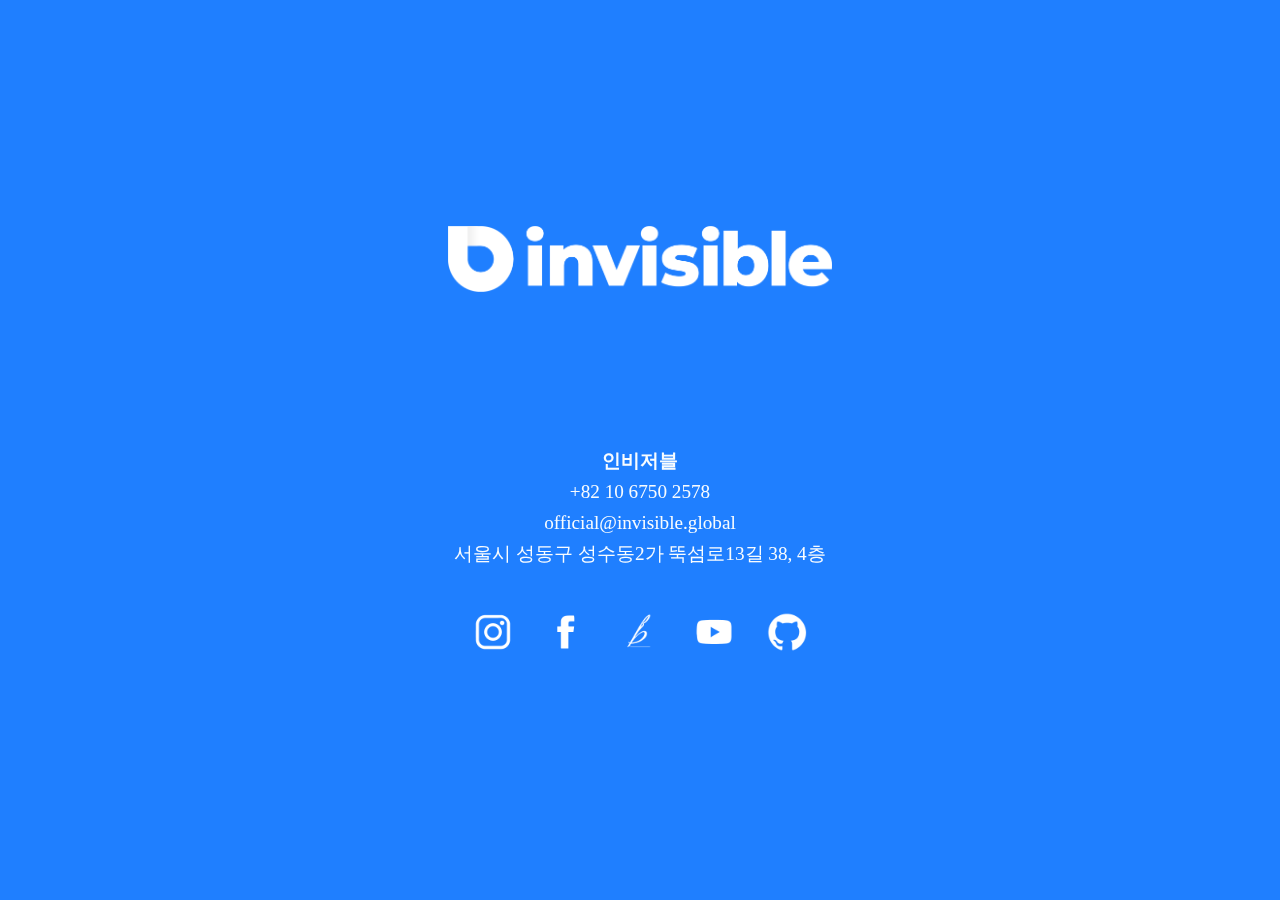
<file: index.html>
<!DOCTYPE html>
<html lang="en">
<head>
    <meta charset="UTF-8">
    <meta http-equiv="X-UA-Compatible" content="IE=edge">
    <meta name="viewport" content="width=device-width, initial-scale=1.0">
    <title>인비저블</title>
    <link rel="icon" href="idrop_white.jpg">
    <link href="https://unpkg.com/aos@2.3.1/dist/aos.css" rel="stylesheet">
    <meta name="twitter:description" content="인비저블:invisible.global">
    <meta name="twitter:image" content="img/invisible_logo_white.png">
    <!-- analytics -->

    <style>

        html {
            width: 100%;
            height: 100%;
        }

        body {
            width: 100%;
            height: 100%;
            margin: 0;
            padding: 0;
            display: flex;
            flex-direction: column;
            justify-content: center;
            align-items: center;
            background: #1f7fff;
            font-family: 'Apple SD Gothic Neo', 'dotum', 'gullim';
            font-size: 3vw;
            color: #f8fcff;
        }

        .logo {
            width: 50%;
            height: auto;
            margin: 0 0 10rem 0
        }

        a {
            text-decoration: underline;
            color: #f8fcff;
            box-sizing: border-box;
        }

        img {
            width: 100%;
            height: auto;
        }

        p {
            margin: 0.5rem;
            color: #F8FCFF;
            letter-spacing: 0.5;
            line-height: 1.2;
        }

        div.wrap {
          width: 50%;
          text-align: center;

        }


        ul {
            width: 50vw;
            height: auto;
            display: flex;
            flex-direction: row;
            justify-content: center;
            align-items: center;
            list-style: none;
            margin: auto;
            padding: 0;
        }

        li.footer.sns {
            width: 3rem;
            height: auto;
            margin: 1vw;
        }

        li.footer.sns > img {
            width: 100%;
            height: auto;
        }

        @media (max-width: 375px) {
        body {
          font-size: 4.5vw;
        }
      }

        @media (min-width:375px) and (max-width: 992px) {
          body {
            font-size: 2vw;
          }

        }

        @media (min-width: 992px) {
        body {
          font-size: 1.5vw;
        }

        .logo {
            width: 30%;
            height: auto;
            margin: 0 0 9rem 0
        }

      }

    </style>
</head>
<body>
    <a
        data-aos="zoom-in"
        data-aos-duration='2000'
        data-aos-once="false"
        data-aos-offset="300"
        class="logo" href="#">
        <img src="img/invisible_logo_white.png"/>
    </a>

    <div class='wrap'>
      
      <p
      data-aos="zoom-in"
      data-aos-duration='2000'
      data-aos-offset="200"
      data-aos-delay="1000"
      style="font-weight:800;"
      data-aos-once="true"
      >인비저블</p>

      <p
      data-aos="fade-up"
      data-aos-duration='500'
      data-aos-offset="200"
      data-aos-delay="2800"
      data-aos-once="true"
      >+82 10 6750 2578</p>

    <p
    data-aos="fade-up"
    data-aos-duration='500'
    data-aos-offset="200"
    data-aos-delay="2850"
    data-aos-once="true"
    >official@invisible.global</p>
    
    <p
    data-aos="fade-up"
    data-aos-duration='500'
    data-aos-delay="2900"
    data-aos-once="true"
    >서울시 성동구 성수동2가 뚝섬로13길 38, 4층</p>

    <br/>

    <ul>
      <!-- link -->
      <li data-aos="fade-up"
      data-aos-duration='500'
      data-aos-delay="2950" class="footer sns ig">
      <a href="https://www.instagram.com/invisible.global/">
          <img src="img/Group 1.png" alt="footer instagram">
        </a>
      </li>
      <li data-aos="fade-up"
      data-aos-duration='500'
      data-aos-delay="2950"
      data-aos-once="true"
      class="footer sns fb">
        <a href="#" onclick="alert('준비중입니다.')">
          <img src="img/Group 2.png" alt="footer facebook">
        </a>
      </li>
      <li data-aos="fade-up"
      data-aos-duration='500'
      data-aos-delay="2950"
      data-aos-once="true"
      class="footer sns br">
        <a href="https://brunch.co.kr/@invisiblekr">
          <img src="img/Group 3.png" alt="footer brunch">
        </a>
      </li>
      <li data-aos="fade-up"
      data-aos-duration='500'
      data-aos-delay="2950"
      data-aos-once="true"
      class="footer sns yt">
        <a href="#" onclick="alert('준비중입니다.')">
          <img src="img/Group 4.png" alt="footer youtube">
        </a>
      </li>
      <li data-aos="fade-up"
      data-aos-duration='500'
      data-aos-delay="2950"
      data-aos-once="true"
      class="footer sns gh">
        <a href="https://github.com/invisibleinseoul">
          <img src="img/Group 5.png" alt="footer github">
        </a>
      </li>
    </ul>

    </div>

    <script src="https://unpkg.com/aos@next/dist/aos.js"></script>
    <script>
        AOS.init();
      </script>
</body>

</html>
</file>
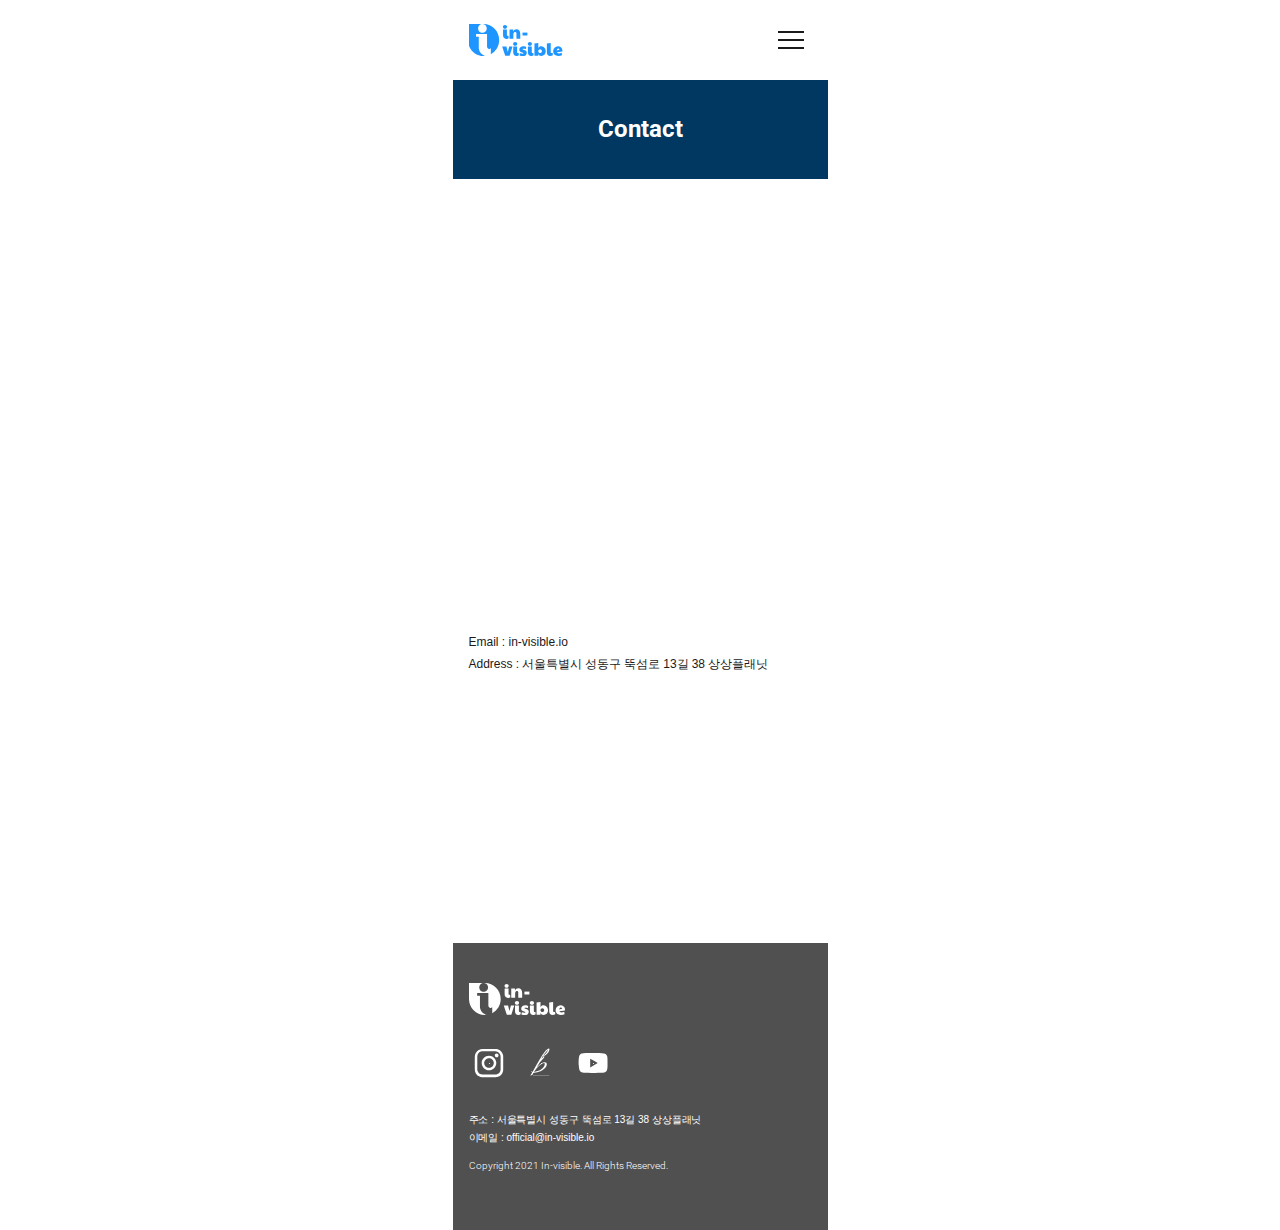
<file: contact.html>
<!DOCTYPE html>
<html>
  <head>
    <!-- Google Tag Manager -->
    <script>
      (function(w,d,s,l,i){w[l]=w[l]||[];w[l].push({'gtm.start':
      new Date().getTime(),event:'gtm.js'});var f=d.getElementsByTagName(s)[0],
      j=d.createElement(s),dl=l!='dataLayer'?'&l='+l:'';j.async=true;j.src=
      'https://www.googletagmanager.com/gtm.js?id='+i+dl;f.parentNode.insertBefore(j,f);
      })(window,document,'script','dataLayer','GTM-W7V7T4N');
    </script>
    <!-- End Google Tag Manager -->
    <meta charset="UTF-8" />
    <meta name="viewport" content="width=device-width, initial-scale=1.0, maximum-scale=1.0" />
    <link rel="shortcut icon" type="image/png" href="img/favicon.svg" />
    <meta name="og:type" content="website" />
    <meta name="twitter:card" content="photo" />
    <link rel="stylesheet" type="text/css" href="css/menu.css" />
    <link rel="stylesheet" type="text/css" href="css/contact.css" />
    <style>
      @import url("https://fonts.googleapis.com/css?family=Roboto:400,300,700,100");

      @font-face {
        font-family: "Noto Sans CJK KR-Regular";
        font-style: normal;
        font-weight: 400;
        src: url("https://anima-uploads.s3.amazonaws.com/projects/600141ce61c05d919928ee26/fonts/notosanscjkkr-bold.otf")
          format("opentype");
      }

      @font-face {
        font-family: "Noto Sans CJK KR-Bold";
        font-style: normal;
        font-weight: 700;
        src: url("https://anima-uploads.s3.amazonaws.com/projects/600141ce61c05d919928ee26/fonts/notosanscjkkr-bold.otf")
          format("opentype");
      }

      .component-wrapper a,
      .screen a {
        text-decoration: none;
        display: contents;
      }

      .full-width-a {
        width: 100%;
      }

      .full-height-a {
        height: 100%;
      }

      .screen textarea:focus,
      .screen input:focus {
        outline: none;
      }

      .screen *,
      .component-wrapper * {
        box-sizing: border-box;
        -webkit-font-smoothing: antialiased;
      }

      .screen div {
        -webkit-text-size-adjust: none;
      }

      .container-center-vertical,
      .container-center-horizontal {
        pointer-events: none;
        display: flex;
        flex-direction: row;
        padding: 0;
        margin: 0;
      }

      .container-center-vertical {
        align-items: center;
        height: 100%;
      }

      .container-center-horizontal {
        justify-content: center;
        width: 100%;
      }

      .container-center-vertical > *,
      .container-center-horizontal > * {
        pointer-events: auto;
        flex-shrink: 0;
      }

      .component-wrapper,
      .screen {
        overflow-wrap: break-word;
        word-wrap: break-word;
        word-break: break-all;
        word-break: break-word;
      }

      .auto-animated div {
        opacity: 0;
        position: absolute;
        --z-index: -1;
      }

      .auto-animated .container-center-vertical,
      .auto-animated .container-center-horizontal {
        opacity: 1;
      }

      .overlay {
        position: absolute;
        opacity: 0;
        display: none;
        top: 0;
        width: 100%;
        height: 100%;
        position: fixed;
      }

      .animate-appear {
        opacity: 0;
        display: block;
        animation: reveal 0.3s ease-in-out 1 normal forwards;
      }

      .animate-disappear {
        opacity: 1;
        display: block;
        animation: reveal 0.3s ease-in-out 1 reverse forwards;
      }

      .animate-nodelay {
        animation-delay: 0s;
      }

      @keyframes reveal {
        from {
          opacity: 0;
        }
        to {
          opacity: 1;
        }
      }
      .align-self-flex-start {
        align-self: flex-start;
      }
      .align-self-flex-end {
        align-self: flex-end;
      }
      .align-self-flex-center {
        align-self: center;
      }
      .valign-text-middle {
        display: flex;
        flex-direction: column;
        justify-content: center;
      }
      .valign-text-bottom {
        display: flex;
        flex-direction: column;
        justify-content: flex-end;
      }
      input:focus {
        outline: none;
      }
      .component-wrapper,
      .component-wrapper * {
        pointer-events: none;
      }

      .component-wrapper a *,
      .component-wrapper a,
      .component-wrapper input,
      .component-wrapper video,
      .component-wrapper iframe,
      .listeners-active,
      .listeners-active * {
        pointer-events: auto;
      }

      .hidden,
      .hidden * {
        visibility: hidden;
        pointer-events: none;
      }

      .smart-layers-pointers,
      .smart-layers-pointers * {
        pointer-events: auto;
        visibility: visible;
      }

      .component-wrapper.not-ready,
      .component-wrapper.not-ready * {
        visibility: hidden !important;
      }

      .listeners-active-click,
      .listeners-active-click * {
        cursor: pointer;
      }
    </style>
    <meta name="author" content="AnimaApp.com - Design to code, Automated." />
  </head>
  <body style="margin: 0; background: rgba(255, 255, 255, 1)">
    <input type="hidden" id="anPageName" name="page" value="contact" />
    <div class="container-center-horizontal">
      <div class="contact screen">
        <div class="header-C61RwL">
          <a href="index.html">
            <div class="logo-invi-blue-IcPKRJ">
              <div class="x2-uFRiuc"><img class="x1-OV1aU5" src="img/----1-4@2x.svg" /></div></div
          ></a>
          <a href="javascript:ShowOverlay('menu', 'animate-appear');">
            <div class="icnhamburgerblack-IcPKRJ">
              <div class="lines-41g2eH">
                <img class="vector-1-TNTGOz" src="img/vector-1-1@2x.svg" />
                <img class="vector-2-TNTGOz" src="img/vector-1-1@2x.svg" />
                <img class="vector-3-TNTGOz" src="img/vector-1-1@2x.svg" />
              </div></div
          ></a>
        </div>
        <div class="banner-C61RwL"><div class="contact-HhOyb4 roboto-bold-white-24px">Contact</div></div>
        <div class="tally-contact" width="100%">
          <iframe src="https://tally.so/embed/wMXPM3?hideTitle=1&alignLeft=1" width="100%" height="420" frameborder="0" marginheight="0" marginwidth="0" title="Contact Us"></iframe>
        </div>
        <div class="email-in-visibl-ss-13-38-144-33-C61RwL notosanscjkkr-light-eerie-black-12px">
          <span class="span0-eZdEUS">Email : in-visible.io<br />Address</span
          ><span class="span1-eZdEUS">
            : 서울특별시 성동구 뚝섬로 13길 38 상상플래닛<br /></span>
        </div>
        <div class="gmap-ssmd">
          <iframe src="https://www.google.com/maps/embed?pb=!1m18!1m12!1m3!1d101232.3085181734!2d127.01939360000003
          !3d37.5430549!2m3!1f0!2f0!3f0!3m2!1i1024!2i768!4f13.1!3m3!1m2!1s0x357ca568c9d60cf7%3A0x7ddce2f676c8a5b7!2
          zS1QmRyDsg4Hsg4HtlIzrnpjri5s!5e0!3m2!1sko!2skr!4v1617100191327!5m2!1sko!2skr"width="360" height="200" 
          style="border:0;" loading="lazy"></iframe>
        </div>
        <div class="footer-C61RwL">
          <a href="index.html">
            <div class="logo-invi-white-iPe1yZ">
              <div class="x2-OCP1AO"></div>
            </div>
          </a>
          <div class="flex-row-iPe1yZ">
            <a href="https://www.instagram.com/in_visible.io/" target="_blank">
              <div class="icninsta-y6qxgd">
                <img class="vector-Zu7dHP" src="img/vector-17@2x.png" />
                <img class="vector-qQtDys" src="img/vector-53@2x.svg" />
                <img class="vector-Dih7cI" src="img/vector-54@2x.svg" />
                <img class="vector-ceuZoI" src="img/vector-55@2x.svg" />
              </div>
            </a>
            <a href="https://brunch.co.kr/@invisiblekr#articles" target="_blank">
              <div class="icnbrunch-y6qxgd">
                <img class="vector-V2HxXk" src="img/vector-17@2x.png" />
                <img class="vector-kcxTZQ" src="img/vector-48@2x.svg" />
                <img class="vector-jHvxE4" src="img/vector-49@2x.svg" />
              </div>
            </a>
            <a href="https://www.youtube.com/channel/UCbbCGkJ5Ial9HhlvwjpgL5w" target="_blank">
              <div class="icnyoutube-y6qxgd">
                <img class="vector-XEUm6U" src="img/vector-17@2x.png" />
                <img class="vector-2J0cc5" src="img/vector-46@2x.svg" />
              </div>
            </a>
          </div>
          <div class="x13-38-officiali-eio-i1514763323-iPe1yZ notosanscjkkr-light-white-10px">
            <span class="span0-4mVPDP">주소 : 서울특별시 성동구 뚝섬로 13길 38 상상플래닛<br />이메일 : </span
            ><span class="span1-4mVPDP">official@in-visible.io</span>
          </div>
          <div class="copyright-2021-ed-i15147634193-iPe1yZ roboto-light-white-10px">
            Copyright 2021 In-visible. All Rights Reserved.
          </div>
        </div>
      </div>
    </div>
    <div id="overlay-menu" class="overlay" style="min-height: 1540px">
      <div class="container-center-horizontal">
        <div class="menu screen">
          <div class="menubg-C61RwL"></div>
          <a href="product.html"><div class="product-C61RwL roboto-bold-eerie-black-24px">Product</div></a>
          <a href="team.html"><div class="about-C61RwL roboto-bold-eerie-black-24px">About</div></a>
          <a href="index.html"><div class="home-C61RwL roboto-bold-eerie-black-24px">Home</div></a>
          <a href="contact.html"><div class="contact-C61RwL roboto-bold-eerie-black-24px">Contact</div></a>
          <a href="javascript:HideOverlay('menu', 'animate-disappear');">
            <div class="icnexitblack-C61RwL">
              <div class="exit-WTCLB3">
                <img class="vector-8-4tQMnE" src="img/vector-8-1@2x.svg" />
                <img class="vector-9-4tQMnE" src="img/vector-9-1@2x.svg" />
              </div>
              <div class="bg-WTCLB3"></div></div
          ></a>
        </div>
      </div>
    </div>
    <script>
      var overlay_id = "overlay-menu";
      document.getElementById(overlay_id).addEventListener(
        "click",
        function (event) {
          var e = event || window.event;
          var overlayElement = document.getElementById(overlay_id);
          var clickedDiv = e.toElement || e.target;
          if (overlayElement.contains(clickedDiv)) {
            HideOverlay("menu", "animate-disappear");
          }
        },
        false
      );
    </script>
    <script>
      ShowOverlay = function (overlayName, animationName) {
        overlayName = "overlay-" + overlayName;
        var cssClasses = document.getElementById(overlayName).className.split(" ");
        var last = cssClasses.slice(-1)[0];
        if (last.lastIndexOf("animate") == -1) {
          document.getElementById(overlayName).className =
            document.getElementById(overlayName).className + " " + animationName;
        }
        if (window.loadAsyncSrc != undefined) {
          loadAsyncSrc();
        }
      };
      HideOverlay = function (overlayName, animationName) {
        overlayName = "overlay-" + overlayName;
        var cssClasses = document.getElementById(overlayName).className.split(" ");
        var last = cssClasses.slice(-1)[0];
        if (last.lastIndexOf("animate") != -1) {
          cssClasses.splice(-1);
          cssClasses.push(animationName);
          document.getElementById(overlayName).className = cssClasses.join(" ");

          cssClasses.splice(-1);
          setTimeout(function () {
            document.getElementById(overlayName).className = cssClasses.join(" ");
          }, 1100);
        }
        var vids = document.getElementsByTagName("video");
        if (vids) {
          for (var i = 0; i < vids.length; i++) {
            var video = vids.item(i);
            video.pause();
          }
        }
      };
    </script>
  </body>
</html>
</file>
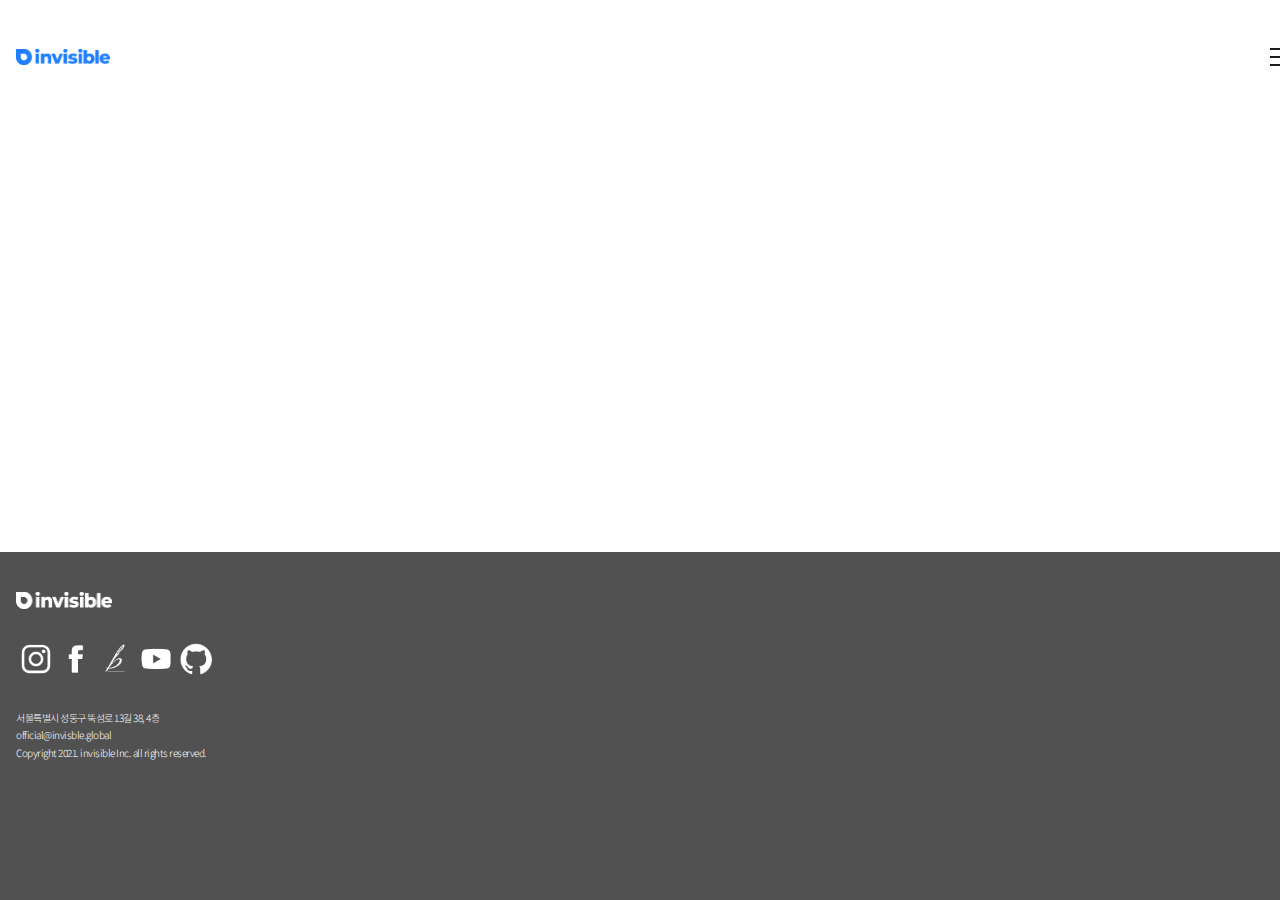
<file: index2.html>
<!DOCTYPE html>
<html lang="kr">
<head>
    <meta charset="UTF-8">
    <meta http-equiv="X-UA-Compatible" content="IE=edge">
    <meta name="viewport" content="width=device-width, initial-scale=1.0">
    <title>invisible</title>
    <meta name="twitter:description" content="인비저블:invisible.global">
    <meta name="twitter:image" content="invisible_logo_white.png">
    <!--favicon-->
    <!-- analytics -->
    <link rel="preconnect" href="https://fonts.gstatic.com"> 
    <link href="https://fonts.googleapis.com/css2?family=Noto+Sans+KR:wght@100;300;400;500;700;900&display=swap" rel="stylesheet">

    <style>

        /* layout */

        html, body {
            height: 100%;
            width: 100%;
            padding: 0;
            margin: 0;
            display: flex;
            flex-direction: column;
            
        }
        
        header {
            height: 5rem;
            width: 100%; 
            display: flex;
            padding: 24px 16px 24px 16px;
            justify-content: space-between;
            align-items: center;

        }

        main {
            height: calc(100% - 23.375rem);
            width: 100%;
            display: flex;
        }

        footer {
            height: 18.375rem;
            width: 100%;
            background-color: #515151;
            padding: 40px 0 63px 16px;
        }

        /* header */
        
        img.header.logo {
            /* logo-invi-blue */
            width: 94.4px;
            height: auto;
        }

        img.menu.toggle {
            width: 26px;
            height: auto;
            padding: 6px 0 6px 0;
        }

        /* footer */

        img.footer.logo {
            width: 96px;
            height: auto;
        }

        ul {
            width: 250px;
            height: 40px;
            display: flex;
            justify-content: flex-start;
            align-items: center;
            list-style: none;
            margin: 28px 0 28px 0;
            padding: 0;
            
        }

        li.footer.sns {
            width: 40px;
            height: auto;
        }

        li.footer.sns > img {
            width: 100%;
            height: auto;
        }

        footer p {
            font-family: 'Noto Sans KR', sans-serif;
            font-style: normal;
            font-weight: 300;
            font-size: 10px;
            line-height: 175%;
            letter-spacing: -0.05em;
            color: #ffffff;
            margin: 0;
        }
        
    </style>
</head>

<body>


    <header>
        <img class="header logo" src="img/invisible_logo_blue.png" alt="invisible logo blue on header"/>
        <img class="header menu toggle" src="img/lines.svg" alt="menu toggle">
    </header>
    <nav>

    </nav>
    <main>

    </main>
    <footer>
        <img class="footer logo" src="img/invisible_logo_white.png" alt="invisible logo white on footer"/>
        <ul>
            <!-- link -->
            <li class="footer sns ig">
                <img src="img/Group 1.png" alt="footer instagram">
            </li>
            <li class="footer sns fb">
                <img src="img/Group 2.png" alt="footer facebook">
            </li>
            <li class="footer sns br">
                <img src="img/Group 3.png" alt="footer brunch">
            </li>
            <li class="footer sns yt">
                <img src="img/Group 4.png" alt="footer youtube">
            </li>
            <li class="footer sns gh">
                <img src="img/Group 5.png" alt="footer github">
            </li>
        </ul>
        
        <p>서울특별시 성동구 뚝섬로 13길 38, 4층</p>
        <p>official@invisble.global</p>
        <p>Copyright 2021. invisible Inc. all rights reserved.</p>
    </footer>
    
</body>
</html>
</file>
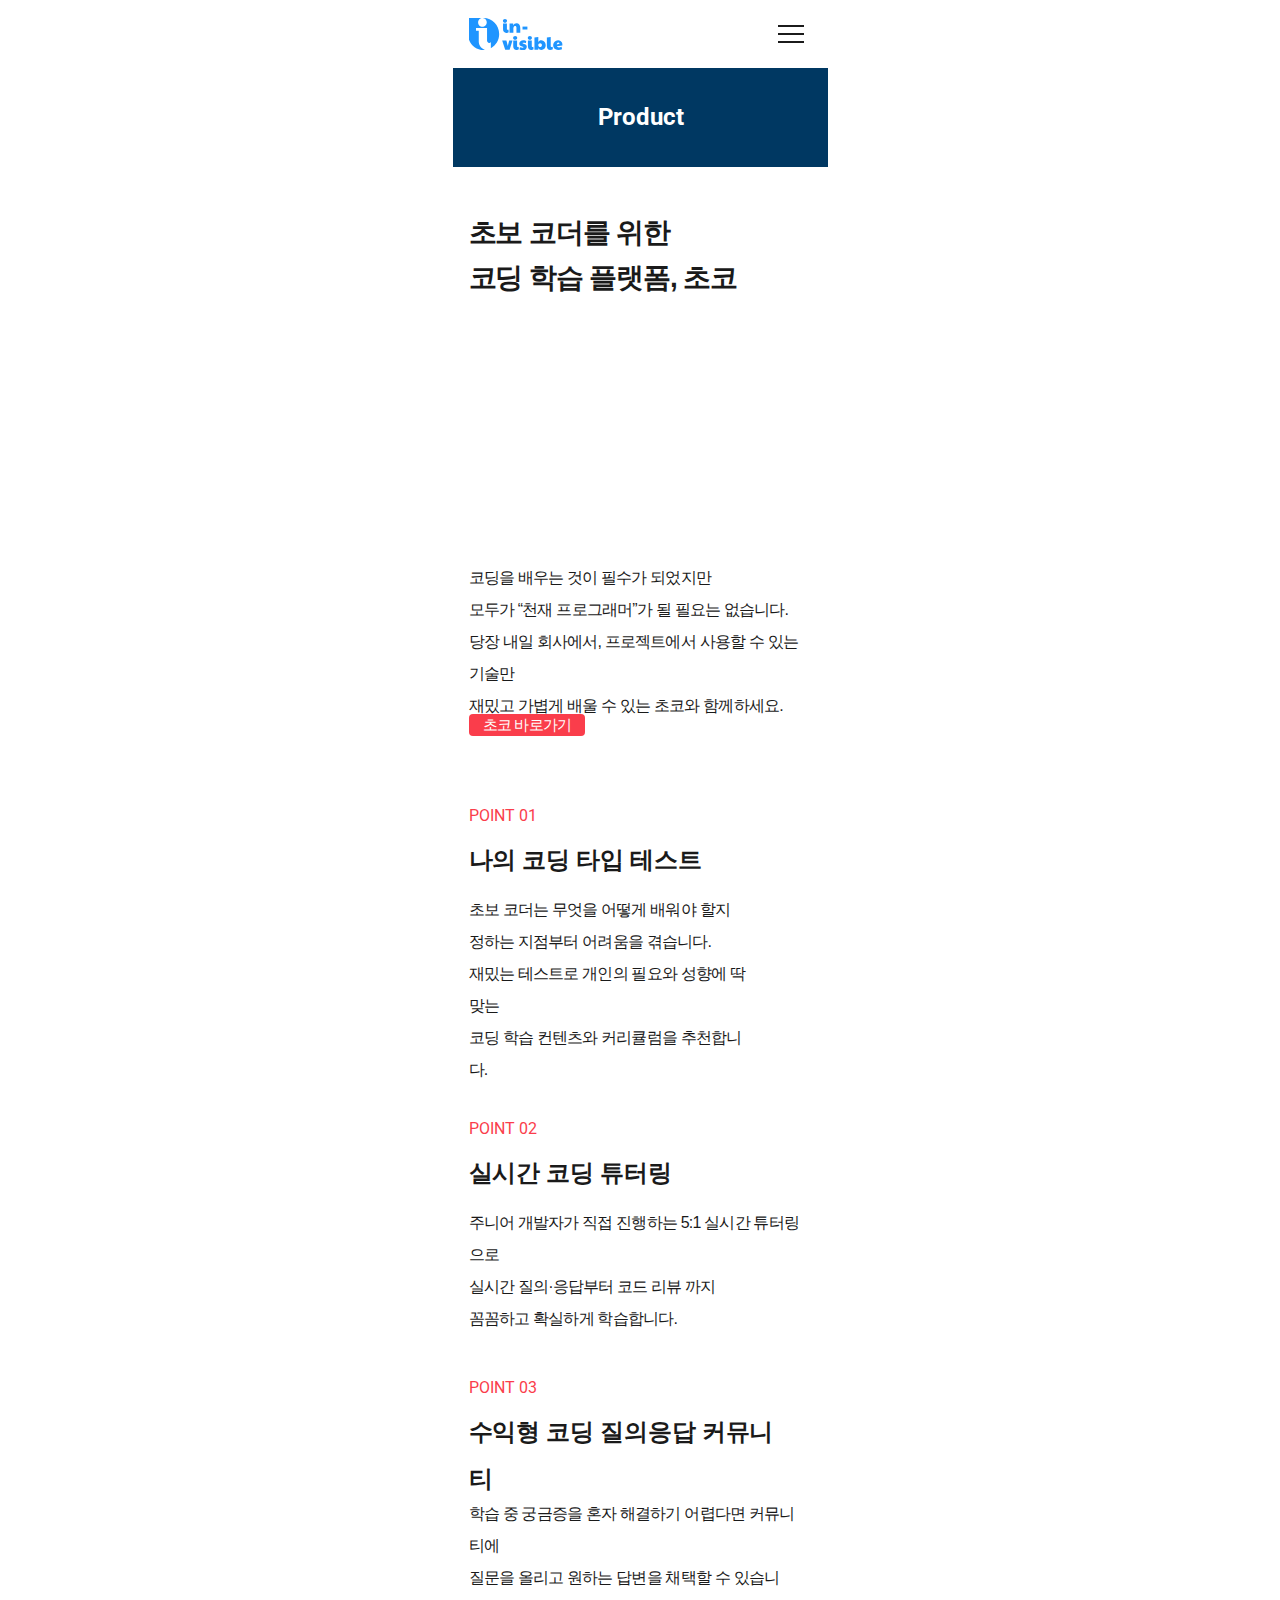
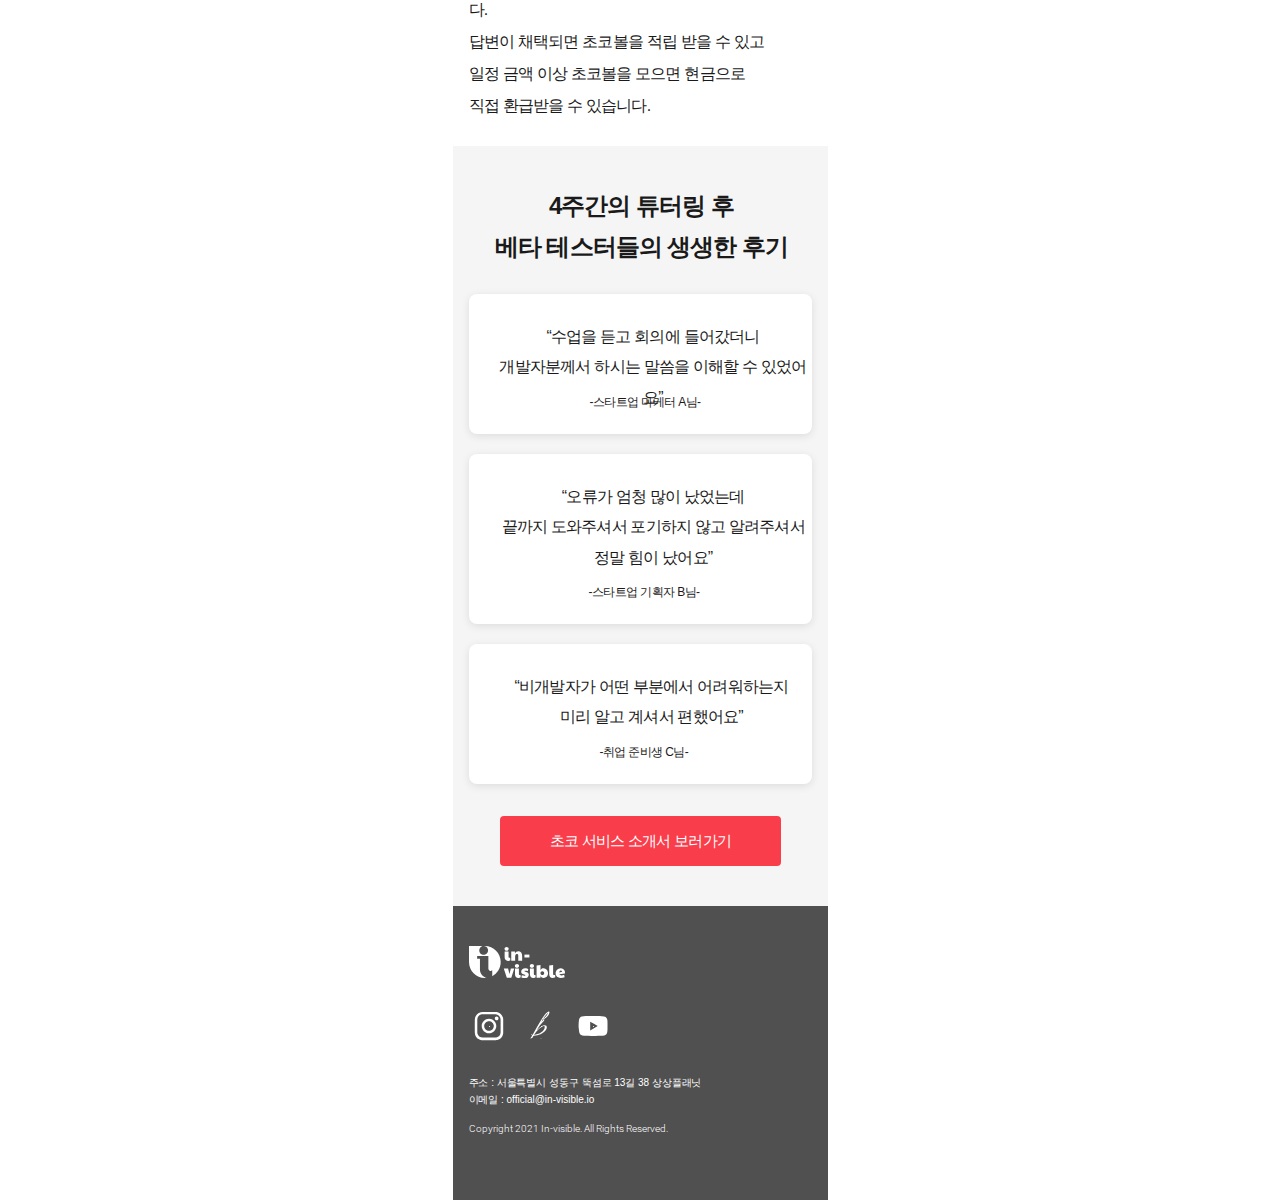
<file: product.html>
<!DOCTYPE html>
<html>
  <head>
    <!-- Google Tag Manager -->
    <script>
      (function(w,d,s,l,i){w[l]=w[l]||[];w[l].push({'gtm.start':
      new Date().getTime(),event:'gtm.js'});var f=d.getElementsByTagName(s)[0],
      j=d.createElement(s),dl=l!='dataLayer'?'&l='+l:'';j.async=true;j.src=
      'https://www.googletagmanager.com/gtm.js?id='+i+dl;f.parentNode.insertBefore(j,f);
      })(window,document,'script','dataLayer','GTM-W7V7T4N');
    </script>
    <!-- End Google Tag Manager -->
    <meta charset="UTF-8" />
    <meta name="viewport" content="width=device-width, initial-scale=1.0, maximum-scale=1.0" />
    <link rel="shortcut icon" type="image/png" href="img/favicon.svg" />
    <meta name="og:type" content="website" />
    <meta name="twitter:card" content="photo" />
    <link rel="stylesheet" type="text/css" href="css/product.css" />
    <link rel="stylesheet" type="text/css" href="css/menu.css" />
    <style>
      @import url("https://fonts.googleapis.com/css?family=Roboto:400,300,700,100");

      @font-face {
        font-family: "Noto Sans CJK KR-Regular";
        font-style: normal;
        font-weight: 400;
        src: url("https://anima-uploads.s3.amazonaws.com/projects/600141ce61c05d919928ee26/fonts/notosanscjkkr-bold.otf")
          format("opentype");
      }

      @font-face {
        font-family: "Noto Sans CJK KR-Bold";
        font-style: normal;
        font-weight: 700;
        src: url("https://anima-uploads.s3.amazonaws.com/projects/600141ce61c05d919928ee26/fonts/notosanscjkkr-bold.otf")
          format("opentype");
      }

      .component-wrapper a,
      .screen a {
        text-decoration: none;
        display: contents;
      }

      .full-width-a {
        width: 100%;
      }

      .full-height-a {
        height: 100%;
      }

      .screen textarea:focus,
      .screen input:focus {
        outline: none;
      }

      .screen *,
      .component-wrapper * {
        box-sizing: border-box;
        -webkit-font-smoothing: antialiased;
      }

      .screen div {
        -webkit-text-size-adjust: none;
      }

      .container-center-vertical,
      .container-center-horizontal {
        pointer-events: none;
        display: flex;
        flex-direction: row;
        padding: 0;
        margin: 0;
      }

      .container-center-vertical {
        align-items: center;
        height: 100%;
      }

      .container-center-horizontal {
        justify-content: center;
        width: 100%;
      }

      .container-center-vertical > *,
      .container-center-horizontal > * {
        pointer-events: auto;
        flex-shrink: 0;
      }

      .component-wrapper,
      .screen {
        overflow-wrap: break-word;
        word-wrap: break-word;
        word-break: break-all;
        word-break: break-word;
      }

      .auto-animated div {
        opacity: 0;
        position: absolute;
        --z-index: -1;
      }

      .auto-animated .container-center-vertical,
      .auto-animated .container-center-horizontal {
        opacity: 1;
      }

      .overlay {
        position: absolute;
        opacity: 0;
        display: none;
        top: 0;
        width: 100%;
        height: 100%;
        position: fixed;
      }

      .animate-appear {
        opacity: 0;
        display: block;
        animation: reveal 0.3s ease-in-out 1 normal forwards;
      }

      .animate-disappear {
        opacity: 1;
        display: block;
        animation: reveal 0.3s ease-in-out 1 reverse forwards;
      }

      .animate-nodelay {
        animation-delay: 0s;
      }

      @keyframes reveal {
        from {
          opacity: 0;
        }
        to {
          opacity: 1;
        }
      }
      .align-self-flex-start {
        align-self: flex-start;
      }
      .align-self-flex-end {
        align-self: flex-end;
      }
      .align-self-flex-center {
        align-self: center;
      }
      .valign-text-middle {
        display: flex;
        flex-direction: column;
        justify-content: center;
      }
      .valign-text-bottom {
        display: flex;
        flex-direction: column;
        justify-content: flex-end;
      }
      input:focus {
        outline: none;
      }
      .component-wrapper,
      .component-wrapper * {
        pointer-events: none;
      }

      .component-wrapper a *,
      .component-wrapper a,
      .component-wrapper input,
      .component-wrapper video,
      .component-wrapper iframe,
      .listeners-active,
      .listeners-active * {
        pointer-events: auto;
      }

      .hidden,
      .hidden * {
        visibility: hidden;
        pointer-events: none;
      }

      .smart-layers-pointers,
      .smart-layers-pointers * {
        pointer-events: auto;
        visibility: visible;
      }

      .component-wrapper.not-ready,
      .component-wrapper.not-ready * {
        visibility: hidden !important;
      }

      .listeners-active-click,
      .listeners-active-click * {
        cursor: pointer;
      }
    </style>
    <meta name="author" content="AnimaApp.com - Design to code, Automated." />
  </head>
  <body style="margin: 0; background: rgba(255, 255, 255, 1)">
    <input type="hidden" id="anPageName" name="page" value="product" />
    <div class="container-center-horizontal">
      <div class="product screen">
        <div class="header-C61RwL">
          <a href="index.html">
            <div class="logo-invi-blue-IcPKRJ">
              <div class="x2-uFRiuc"><img class="x1-OV1aU5" src="img/----1-8@2x.svg" /></div></div
          ></a>
          <a href="javascript:ShowOverlay('menu', 'animate-appear');">
            <div class="icnhamburgerblack-IcPKRJ">
              <div class="lines-41g2eH">
                <img class="vector-1-TNTGOz" src="img/vector-1-1@2x.svg" />
                <img class="vector-2-TNTGOz" src="img/vector-1-1@2x.svg" />
                <img class="vector-3-TNTGOz" src="img/vector-1-1@2x.svg" />
              </div></div
          ></a>
        </div>
        <div class="banner-C61RwL"><div class="product-HhOyb4 roboto-bold-white-24px">Product</div></div>
        <div class="x01intro-C61RwL">
          <div class="logo-choco-red-EhxsBx">
            <div class="x2-z5qWCK"><img class="x1-jMRhjw" src="img/----1-7@2x.svg" /></div>
          </div>
          <div class="x-EhxsBx">초보 코더를 위한<br />코딩 학습 플랫폼, 초코</div>
          <div class="choco-video">
            <iframe width="375" height="213" src="https://www.youtube.com/embed/hVsiEO1_UEA" 
            title="YouTube video player" frameborder="0" allow="accelerometer; autoplay; clipboard-write; 
            encrypted-media; gyroscope; picture-in-picture" allowfullscreen></iframe>
          </div>
          <div class="x-UgIxV4 notosanscjkkr-light-eerie-black-16px">
            코딩을 배우는 것이 필수가 되었지만<br />모두가 “천재 프로그래머”가 될 필요는 없습니다.<br />당장 내일
            회사에서, 프로젝트에서 사용할 수 있는 기술만<br />재밌고 가볍게 배울 수 있는 초코와 함께하세요.
          </div>
          <a href="http://www.taste-choco.de/" target="_blank">
            <div class="btnchoco-EhxsBx"><div class="x-i1383863826-WRhCoB">초코 바로가기</div></div>
          </a>
        </div>
        <div class="x02test-C61RwL">
          <div class="point-01-XJFtqY">
            <span class="span0-Phg8dX">POINT 01<br /></span><span class="span1-Phg8dX">나의 코딩 타입 테스트</span>
          </div>
          <div class="x-XJFtqY notosanscjkkr-light-eerie-black-16px">
            초보 코더는 무엇을 어떻게 배워야 할지<br />정하는 지점부터 어려움을 겪습니다.<br />재밌는 테스트로 개인의
            필요와 성향에 딱 맞는<br />코딩 학습 컨텐츠와 커리큘럼을 추천합니다.
          </div>
        </div>
        <div class="x03tutoring-C61RwL">
          <div class="point-02-nl3Sx0">
            <span class="span0-1axPkm">POINT 02<br /></span><span class="span1-1axPkm">실시간 코딩 튜터링</span>
          </div>
          <div class="x51-nl3Sx0 notosanscjkkr-light-eerie-black-16px">
            주니어 개발자가 직접 진행하는 5:1 실시간 튜터링으로<br />실시간 질의·응답부터 코드 리뷰 까지<br />꼼꼼하고
            확실하게 학습합니다.
          </div>
        </div>
        <div class="x04community-C61RwL">
          <div class="point-03-xYGnzr">
            <span class="span0-THjVNt">POINT 03<br /></span
            ><span class="span1-THjVNt">수익형 코딩 질의응답 커뮤니티</span>
          </div>
          <div class="x-xYGnzr notosanscjkkr-light-eerie-black-16px">
            학습 중 궁금증을 혼자 해결하기 어렵다면 커뮤니티에<br />질문을 올리고 원하는 답변을 채택할 수 있습니다.<br />답변이
            채택되면 초코볼을 적립 받을 수 있고<br />일정 금액 이상 초코볼을 모으면 현금으로<br />직접 환급받을 수
            있습니다.
          </div>
        </div>
        <div class="x05review-C61RwL">
          <div class="x4-cdvZxq">4주간의 튜터링 후<br />베타 테스터들의 생생한 후기</div>
          <div class="reviewa-cdvZxq">
            <div class="bgreviewa-UBh8Vc"></div>
            <div class="x-a-UBh8Vc notosanscjkkr-light-eerie-black-12px">-스타트업 마케터 A님-</div>
            <div class="textlabel-UBh8Vc">
              “수업을 듣고 회의에 들어갔더니<br />개발자분께서 하시는 말씀을 이해할 수 있었어요”
            </div>
          </div>
          <div class="reviewb-cdvZxq">
            <div class="bgreviewb-MY4ChJ"></div>
            <div class="x-b-MY4ChJ notosanscjkkr-light-eerie-black-12px">-스타트업 기획자 B님-</div>
            <div class="textlabel-MY4ChJ">
              “오류가 엄청 많이 났었는데<br />끝까지 도와주셔서 포기하지 않고 알려주셔서<br />정말 힘이 났어요”
            </div>
          </div>
          <div class="reviewc-cdvZxq">
            <div class="bgreviewc-rD3q5q"></div>
            <div class="x-c-rD3q5q notosanscjkkr-light-eerie-black-12px">-취업 준비생 C님-</div>
            <div class="textlabel-rD3q5q">“비개발자가 어떤 부분에서 어려워하는지<br />미리 알고 계셔서 편했어요”</div>
          </div>
          <a href="#" target="_blank">
            <div class="btnir-cdvZxq"><div class="textlabel-b44w3T">초코 서비스 소개서 보러가기</div></div>
          </a>
        </div>
        <div class="footer-C61RwL">
          <a href="index.html">
            <div class="logo-invi-white-iPe1yZ">
              <div class="x2-OCP1AO"></div>
            </div>
          </a>
          <div class="flex-row-iPe1yZ">
            <a href="https://www.instagram.com/in_visible.io/" target="_blank">
              <div class="icninsta-y6qxgd">
                <img class="vector-Zu7dHP" src="img/vector-17@2x.png" />
                <img class="vector-qQtDys" src="img/vector-10@2x.svg" />
                <img class="vector-Dih7cI" src="img/vector-11@2x.svg" />
                <img class="vector-ceuZoI" src="img/vector-12@2x.svg" />
              </div>
            </a>
            <a href="https://brunch.co.kr/@invisiblekr#articles" target="_blank">
              <div class="icnbrunch-y6qxgd">
                <img class="vector-V2HxXk" src="img/vector-17@2x.png" />
                <img class="vector-kcxTZQ" src="img/vector-5@2x.svg" />
                <img class="vector-jHvxE4" src="img/vector-6@2x.svg" />
              </div>
            </a>
            <a href="https://www.youtube.com/channel/UCbbCGkJ5Ial9HhlvwjpgL5w" target="_blank">
              <div class="icnyoutube-y6qxgd">
                <img class="vector-XEUm6U" src="img/vector-17@2x.png" />
                <img class="vector-2J0cc5" src="img/vector-46@2x.svg" />
              </div>
            </a>
          </div>
          <div class="x13-38-officiali-eio-i1093433323-iPe1yZ notosanscjkkr-light-white-10px">
            <span class="span0-3Xm7wA">주소 : 서울특별시 성동구 뚝섬로 13길 38 상상플래닛<br />이메일 : </span
            ><span class="span1-3Xm7wA">official@in-visible.io</span>
          </div>
          <div class="copyright-2021-ed-i10934334193-iPe1yZ roboto-light-white-10px">
            Copyright 2021 In-visible. All Rights Reserved.
          </div>
        </div>
      </div>
    </div>
    <div id="overlay-menu" class="overlay" style="min-height: 2868px">
      <div class="container-center-horizontal">
        <div class="menu screen">
          <div class="menubg-C61RwL"></div>
          <a href="product.html"><div class="product-C61RwL roboto-bold-eerie-black-24px">Product</div></a>
          <a href="team.html"><div class="about-C61RwL roboto-bold-eerie-black-24px">About</div></a>
          <a href="index.html"><div class="home-C61RwL roboto-bold-eerie-black-24px">Home</div></a>
          <a href="contact.html"><div class="contact-C61RwL roboto-bold-eerie-black-24px">Contact</div></a>
          <a href="javascript:HideOverlay('menu', 'animate-disappear');">
            <div class="icnexitblack-C61RwL">
              <div class="exit-WTCLB3">
                <img class="vector-8-4tQMnE" src="img/vector-8-1@2x.svg" />
                <img class="vector-9-4tQMnE" src="img/vector-9-1@2x.svg" />
              </div>
              <div class="bg-WTCLB3"></div></div
          ></a>
        </div>
      </div>
    </div>
    <script>
      var overlay_id = "overlay-menu";
      document.getElementById(overlay_id).addEventListener(
        "click",
        function (event) {
          var e = event || window.event;
          var overlayElement = document.getElementById(overlay_id);
          var clickedDiv = e.toElement || e.target;
          if (overlayElement.contains(clickedDiv)) {
            HideOverlay("menu", "animate-disappear");
          }
        },
        false
      );
    </script>
    <script>
      ShowOverlay = function (overlayName, animationName) {
        overlayName = "overlay-" + overlayName;
        var cssClasses = document.getElementById(overlayName).className.split(" ");
        var last = cssClasses.slice(-1)[0];
        if (last.lastIndexOf("animate") == -1) {
          document.getElementById(overlayName).className =
            document.getElementById(overlayName).className + " " + animationName;
        }
        if (window.loadAsyncSrc != undefined) {
          loadAsyncSrc();
        }
      };
      HideOverlay = function (overlayName, animationName) {
        overlayName = "overlay-" + overlayName;
        var cssClasses = document.getElementById(overlayName).className.split(" ");
        var last = cssClasses.slice(-1)[0];
        if (last.lastIndexOf("animate") != -1) {
          cssClasses.splice(-1);
          cssClasses.push(animationName);
          document.getElementById(overlayName).className = cssClasses.join(" ");

          cssClasses.splice(-1);
          setTimeout(function () {
            document.getElementById(overlayName).className = cssClasses.join(" ");
          }, 1100);
        }
        var vids = document.getElementsByTagName("video");
        if (vids) {
          for (var i = 0; i < vids.length; i++) {
            var video = vids.item(i);
            video.pause();
          }
        }
      };
    </script>
  </body>
</html>
</file>
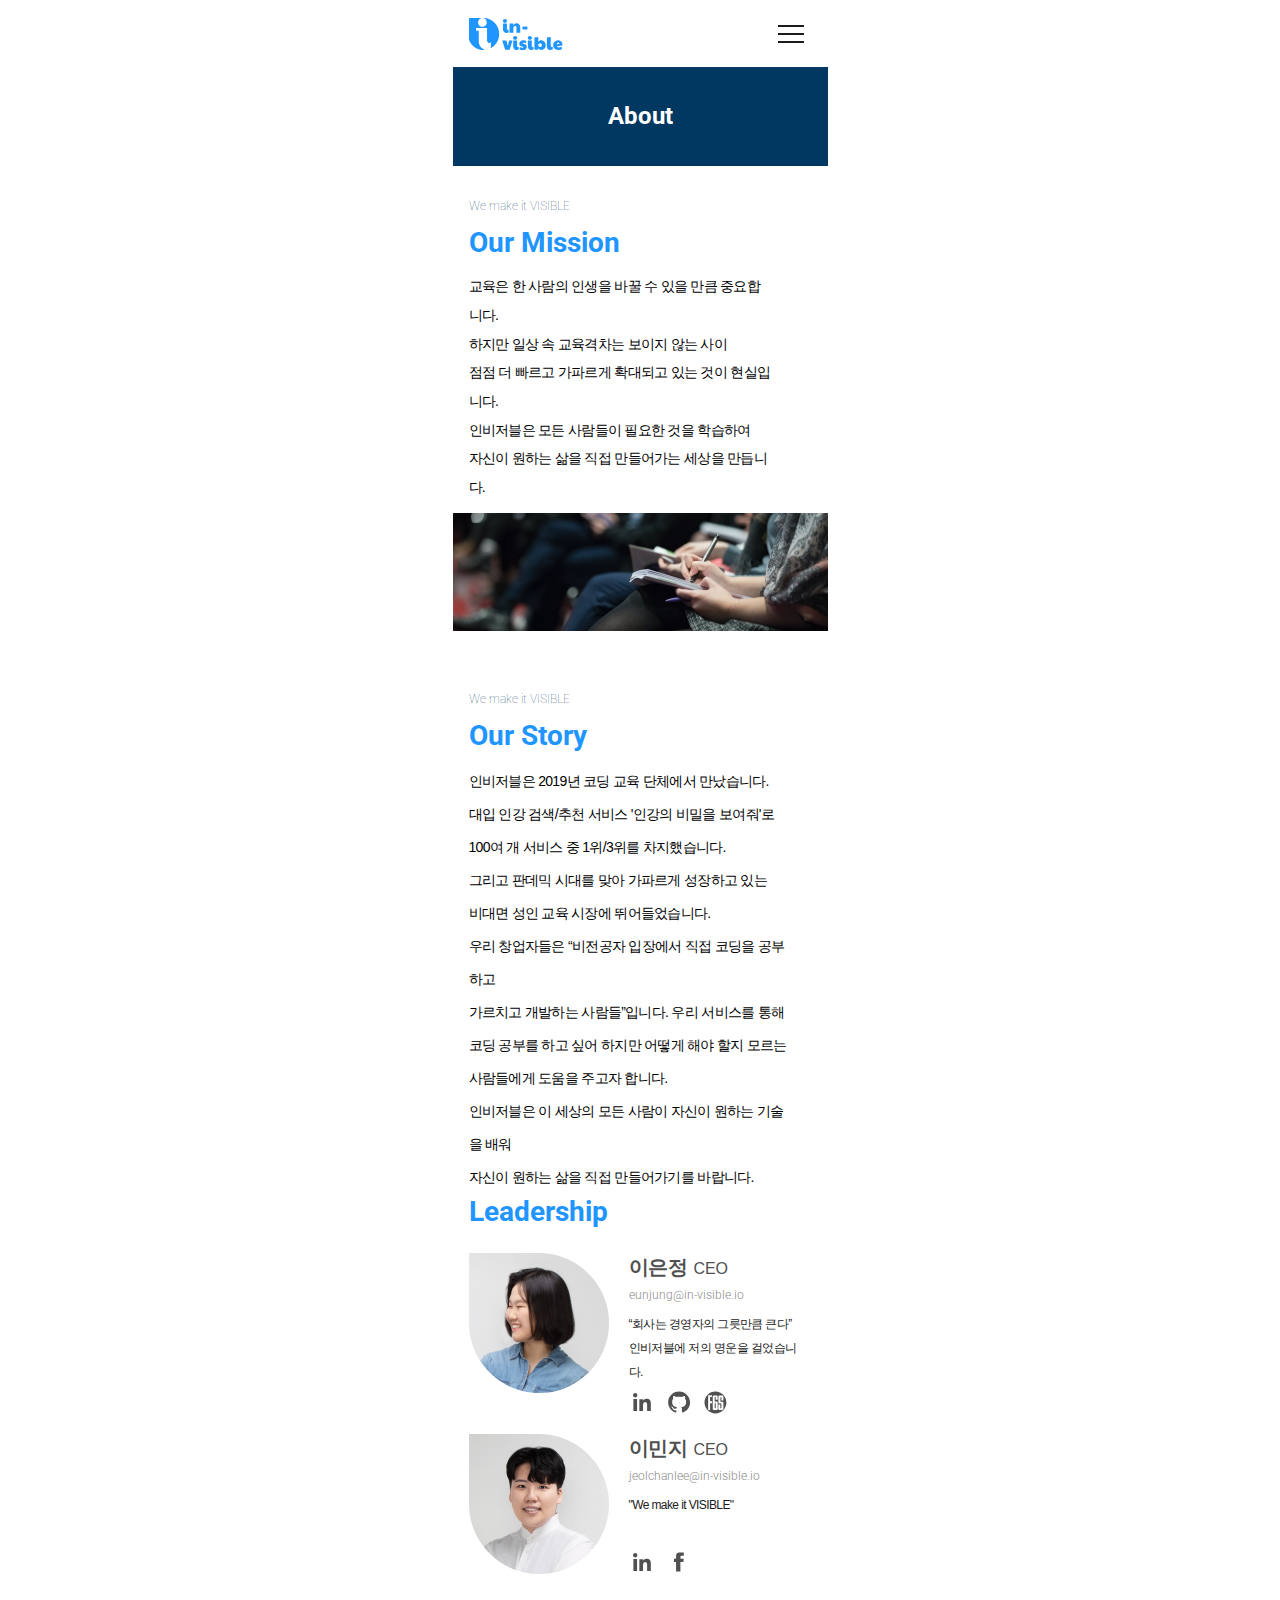
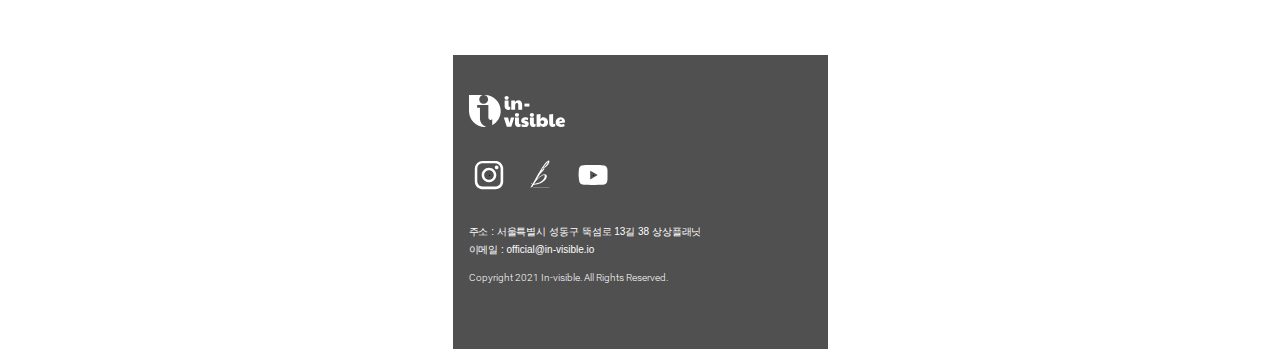
<file: team.html>
<!DOCTYPE html>
<html>
  <head>
    <!-- Google Tag Manager -->
    <script>
      (function(w,d,s,l,i){w[l]=w[l]||[];w[l].push({'gtm.start':
      new Date().getTime(),event:'gtm.js'});var f=d.getElementsByTagName(s)[0],
      j=d.createElement(s),dl=l!='dataLayer'?'&l='+l:'';j.async=true;j.src=
      'https://www.googletagmanager.com/gtm.js?id='+i+dl;f.parentNode.insertBefore(j,f);
      })(window,document,'script','dataLayer','GTM-W7V7T4N');
    </script>
    <!-- End Google Tag Manager -->
    <meta charset="UTF-8" />
    <meta name="viewport" content="width=device-width, initial-scale=1.0, maximum-scale=1.0" />
    <link rel="shortcut icon" type="image/png" href="img/favicon.svg" />
    <meta name="og:type" content="website" />
    <meta name="twitter:card" content="photo" />
    <link rel="stylesheet" type="text/css" href="css/team.css" />
    <link rel="stylesheet" type="text/css" href="css/menu.css" />
    <style>
      @import url("https://fonts.googleapis.com/css?family=Roboto:400,300,700,100");

      @font-face {
        font-family: "Noto Sans CJK KR-Regular";
        font-style: normal;
        font-weight: 400;
        src: url("https://anima-uploads.s3.amazonaws.com/projects/600141ce61c05d919928ee26/fonts/notosanscjkkr-bold.otf")
          format("opentype");
      }

      @font-face {
        font-family: "Noto Sans CJK KR-Bold";
        font-style: normal;
        font-weight: 700;
        src: url("https://anima-uploads.s3.amazonaws.com/projects/600141ce61c05d919928ee26/fonts/notosanscjkkr-bold.otf")
          format("opentype");
      }

      .component-wrapper a,
      .screen a {
        text-decoration: none;
        display: contents;
      }

      .full-width-a {
        width: 100%;
      }

      .full-height-a {
        height: 100%;
      }

      .screen textarea:focus,
      .screen input:focus {
        outline: none;
      }

      .screen *,
      .component-wrapper * {
        box-sizing: border-box;
        -webkit-font-smoothing: antialiased;
      }

      .screen div {
        -webkit-text-size-adjust: none;
      }

      .container-center-vertical,
      .container-center-horizontal {
        pointer-events: none;
        display: flex;
        flex-direction: row;
        padding: 0;
        margin: 0;
      }

      .container-center-vertical {
        align-items: center;
        height: 100%;
      }

      .container-center-horizontal {
        justify-content: center;
        width: 100%;
      }

      .container-center-vertical > *,
      .container-center-horizontal > * {
        pointer-events: auto;
        flex-shrink: 0;
      }

      .component-wrapper,
      .screen {
        overflow-wrap: break-word;
        word-wrap: break-word;
        word-break: break-all;
        word-break: break-word;
      }

      .auto-animated div {
        opacity: 0;
        position: absolute;
        --z-index: -1;
      }

      .auto-animated .container-center-vertical,
      .auto-animated .container-center-horizontal {
        opacity: 1;
      }

      .overlay {
        position: absolute;
        opacity: 0;
        display: none;
        top: 0;
        width: 100%;
        height: 100%;
        position: fixed;
      }

      .animate-appear {
        opacity: 0;
        display: block;
        animation: reveal 0.3s ease-in-out 1 normal forwards;
      }

      .animate-disappear {
        opacity: 1;
        display: block;
        animation: reveal 0.3s ease-in-out 1 reverse forwards;
      }

      .animate-nodelay {
        animation-delay: 0s;
      }

      @keyframes reveal {
        from {
          opacity: 0;
        }
        to {
          opacity: 1;
        }
      }
      .align-self-flex-start {
        align-self: flex-start;
      }
      .align-self-flex-end {
        align-self: flex-end;
      }
      .align-self-flex-center {
        align-self: center;
      }
      .valign-text-middle {
        display: flex;
        flex-direction: column;
        justify-content: center;
      }
      .valign-text-bottom {
        display: flex;
        flex-direction: column;
        justify-content: flex-end;
      }
      input:focus {
        outline: none;
      }
      .component-wrapper,
      .component-wrapper * {
        pointer-events: none;
      }

      .component-wrapper a *,
      .component-wrapper a,
      .component-wrapper input,
      .component-wrapper video,
      .component-wrapper iframe,
      .listeners-active,
      .listeners-active * {
        pointer-events: auto;
      }

      .hidden,
      .hidden * {
        visibility: hidden;
        pointer-events: none;
      }

      .smart-layers-pointers,
      .smart-layers-pointers * {
        pointer-events: auto;
        visibility: visible;
      }

      .component-wrapper.not-ready,
      .component-wrapper.not-ready * {
        visibility: hidden !important;
      }

      .listeners-active-click,
      .listeners-active-click * {
        cursor: pointer;
      }
    </style>
    <meta name="author" content="AnimaApp.com - Design to code, Automated." />
  </head>
  <body style="margin: 0; background: rgba(255, 255, 255, 1)">
    <input type="hidden" id="anPageName" name="page" value="team" />
    <div class="container-center-horizontal">
      <div class="team screen">
        <div class="header-C61RwL">
          <a href="index.html">
            <div class="logo-invi-blue-IcPKRJ">
              <div class="x2-uFRiuc"><img class="x1-OV1aU5" src="img/----1-1@2x.svg" /></div></div
          ></a>
          <a href="javascript:ShowOverlay('menu', 'animate-appear');">
            <div class="icnhamburgerblack-IcPKRJ">
              <div class="lines-41g2eH">
                <img class="vector-1-TNTGOz" src="img/vector-1-1@2x.svg" />
                <img class="vector-2-TNTGOz" src="img/vector-1-1@2x.svg" />
                <img class="vector-3-TNTGOz" src="img/vector-1-1@2x.svg" />
              </div></div
          ></a>
        </div>
        <div class="banner-C61RwL"><div class="about-HhOyb4 roboto-bold-white-24px">About</div></div>
        <div class="x01ourmission-C61RwL">
          <div class="we-make-it-visible-lztQzx">We make it VISIBLE</div>
          <div class="our-mission-lztQzx roboto-bold-dodger-blue-28px">Our Mission</div>
          <div class="x-lztQzx notosanscjkkr-light-black-14px">
            교육은 한 사람의 인생을 바꿀 수 있을 만큼 중요합니다.<br />하지만 일상 속 교육격차는 보이지 않는 사이<br />점점
            더 빠르고 가파르게 확대되고 있는 것이 현실입니다.<br />인비저블은 모든 사람들이 필요한 것을 학습하여<br />자신이
            원하는 삶을 직접 만들어가는 세상을 만듭니다.
          </div>
        </div>
        <div class="imgabout-C61RwL"></div>
        <div class="x02ourstory-C61RwL">
          <div class="we-make-it-visible-PcGtty">We make it VISIBLE</div>
          <div class="our-story-PcGtty roboto-bold-dodger-blue-28px">Our Story</div>
          <div class="x2019-100-13-PcGtty notosanscjkkr-light-black-14px">
            인비저블은 2019년 코딩 교육 단체에서 만났습니다.<br />대입 인강 검색/추천 서비스 &#39;인강의 비밀을
            보여줘&#39;로<br />100여 개 서비스 중 1위/3위를 차지했습니다.<br />그리고 판데믹 시대를 맞아 가파르게
            성장하고 있는<br />비대면 성인 교육 시장에 뛰어들었습니다.<br />우리 창업자들은 “비전공자 입장에서 직접
            코딩을 공부하고<br />가르치고 개발하는 사람들”입니다. 우리 서비스를 통해<br />코딩 공부를 하고 싶어 하지만
            어떻게 해야 할지 모르는<br />사람들에게 도움을 주고자 합니다.<br />인비저블은 이 세상의 모든 사람이 자신이
            원하는 기술을 배워<br />자신이 원하는 삶을 직접 만들어가기를 바랍니다.
          </div>
        </div>
        <div class="x03leadership-C61RwL">
          <div class="leadership-09w0y8 roboto-bold-dodger-blue-28px">Leadership</div>
          <div class="eunjung-09w0y8">
            <div class="imgeunjung-jHxJSA"></div>
            <div class="flex-col-jHxJSA">
              <div class="ceo-i138347120518-cutPk3">
                <span class="span0-vKvjMj">이은정 </span><span class="span1-vKvjMj">CEO</span>
              </div>
              <div class="jlee42in-visibl-o-i138347120515-cutPk3 roboto-light-stack-12px">eunjung@in-visible.io</div>
              <div class="x-i138347120514-cutPk3 notosanscjkkr-light-eerie-black-12px">
                “회사는 경영자의 그릇만큼 큰다”<br />인비저블에 저의 명운을 걸었습니다.
              </div>
              <div class="flex-row-cutPk3">
                <a href="https://www.linkedin.com/in/eunjungleecub/" target="_blank">
                  <div class="icnlinkedin-OCUNui">
                    <img class="vector-Cvt65h" src="img/vector-18@2x.svg" />
                    <div class="flex-row-Cvt65h">
                      <div class="overlap-group1-hCcE8O">
                        <img class="vector-BbXn9j" src="img/vector-17@2x.svg" />
                        <img class="vector-QCrRwa" src="img/vector-7@2x.png" />
                      </div>
                      <div class="overlap-group-hCcE8O">
                        <img class="vector-Y5DxYA" src="img/vector-8@2x.png" />
                        <img class="vector-ApQc0M" src="img/vector-26@2x.svg" />
                      </div>
                    </div>
                  </div>
                </a>
                <a href="https://github.com/eunjungleo" target="_blank">
                  <div class="icngithub-OCUNui">
                    <img class="vector-ze9EQH" src="img/vector-8@2x.png" />
                    <img class="vector-HzxKdA" src="img/vector-24@2x.svg" />
                  </div>
                </a>
                <a href="https://www.f6s.com/eunjung-lee" target="_blank">
                  <div class="icnf6s-OCUNui">
                    <img class="vector-cvDBRa" src="img/vector-8@2x.png" />
                    <img class="vector-J03Ids" src="img/vector-21@2x.svg" />
                    <img class="vector-xxVQdj" src="img/vector-22@2x.svg" />
                  </div>
                </a>
              </div>
            </div>
          </div>
          <div class="minjee-09w0y8">
            <div class="imgminjee-x9z4vq"></div>
            <div class="flex-col-x9z4vq">
              <div class="ceo-i138346138332-8XN1xT">
                <span class="span0-5g2WEQ">이민지 </span><span class="span1-5g2WEQ">CEO</span>
              </div>
              <div class="jeolchanleein-v-o-i138346138331-8XN1xT roboto-light-stack-12px">
                jeolchanlee@in-visible.io
              </div>
              <div class="x-i138346138330-8XN1xT notosanscjkkr-light-eerie-black-12px">
                "We make it VISIBLE"
              </div>
              <div class="flex-row-8XN1xT">
                <a href="https://www.linkedin.com/in/jeolchanlee/" target="_blank">
                  <div class="icnlinkedin-CISbZ1">
                    <img class="vector-y3xaNO" src="img/vector-18@2x.svg" />
                    <div class="flex-row-y3xaNO">
                      <div class="overlap-group1-pc1z3a">
                        <img class="vector-nfqxYB" src="img/vector-17@2x.svg" />
                        <img class="vector-QfTcry" src="img/vector-7@2x.png" />
                      </div>
                      <div class="overlap-group-pc1z3a">
                        <img class="vector-ME7XL0" src="img/vector@2x.png" />
                        <img class="vector-sqU2ch" src="img/vector-16@2x.svg" />
                      </div>
                    </div>
                  </div>
                </a>
                <a href="https://www.facebook.com/minjee.lee.3760" target="_blank">
                  <div class="icnfacebook-CISbZ1">
                    <img class="vector-DGA4IH" src="img/vector@2x.png" />
                    <img class="vector-g57XCd" src="img/vector-14@2x.svg" />
                  </div>
                </a>
              </div>
            </div>
          </div>
        </div>
        <div class="footer-C61RwL">
          <a href="index.html">
            <div class="logo-invi-white-iPe1yZ">
              <div class="x2-OCP1AO"></div>
            </div>
          </a>
          <div class="flex-row-iPe1yZ">
            <a href="https://www.instagram.com/in_visible.io/" target="_blank">
              <div class="icninsta-y6qxgd">
                <img class="vector-Zu7dHP" src="img/vector-12@2x.png" />
                <img class="vector-qQtDys" src="img/vector-10@2x.svg" />
                <img class="vector-Dih7cI" src="img/vector-41@2x.svg" />
                <img class="vector-ceuZoI" src="img/vector-42@2x.svg" />
              </div>
            </a>
            <a href="https://brunch.co.kr/@invisiblekr#articles" target="_blank">
              <div class="icnbrunch-y6qxgd">
                <img class="vector-V2HxXk" src="img/vector-12@2x.png" />
                <img class="vector-kcxTZQ" src="img/vector-35@2x.svg" />
                <img class="vector-jHvxE4" src="img/vector-36@2x.svg" />
              </div>
            </a>
            <a href="https://www.youtube.com/channel/UCbbCGkJ5Ial9HhlvwjpgL5w" target="_blank">
              <div class="icnyoutube-y6qxgd">
                <img class="vector-XEUm6U" src="img/vector-12@2x.png" />
                <img class="vector-2J0cc5" src="img/vector-3@2x.svg" />
              </div>
            </a>
          </div>
          <div class="x13-38-officiali-eio-i1091603323-iPe1yZ notosanscjkkr-light-white-10px">
            <span class="span0-fH7Dbx">주소 : 서울특별시 성동구 뚝섬로 13길 38 상상플래닛<br />이메일 : </span
            ><span class="span1-fH7Dbx">official@in-visible.io</span>
          </div>
          <div class="copyright-2021-ed-i10916034193-iPe1yZ roboto-light-white-10px">
            Copyright 2021 In-visible. All Rights Reserved.
          </div>
        </div>
      </div>
    </div>
    <div id="overlay-menu" class="overlay" style="min-height: 1949px">
      <div class="container-center-horizontal">
        <div class="menu screen">
          <div class="menubg-C61RwL"></div>
          <a href="product.html"><div class="product-C61RwL roboto-bold-eerie-black-24px">Product</div></a>
          <a href="team.html"><div class="about-C61RwL roboto-bold-eerie-black-24px">About</div></a>
          <a href="index.html"><div class="home-C61RwL roboto-bold-eerie-black-24px">Home</div></a>
          <a href="contact.html"><div class="contact-C61RwL roboto-bold-eerie-black-24px">Contact</div></a>
          <a href="javascript:HideOverlay('menu', 'animate-disappear');">
            <div class="icnexitblack-C61RwL">
              <div class="exit-WTCLB3">
                <img class="vector-8-4tQMnE" src="img/vector-8-1@2x.svg" />
                <img class="vector-9-4tQMnE" src="img/vector-9-1@2x.svg" />
              </div>
              <div class="bg-WTCLB3"></div></div
          ></a>
        </div>
      </div>
    </div>
    <script>
      var overlay_id = "overlay-menu";
      document.getElementById(overlay_id).addEventListener(
        "click",
        function (event) {
          var e = event || window.event;
          var overlayElement = document.getElementById(overlay_id);
          var clickedDiv = e.toElement || e.target;
          if (overlayElement.contains(clickedDiv)) {
            HideOverlay("menu", "animate-disappear");
          }
        },
        false
      );
    </script>
    <script>
      ShowOverlay = function (overlayName, animationName) {
        overlayName = "overlay-" + overlayName;
        var cssClasses = document.getElementById(overlayName).className.split(" ");
        var last = cssClasses.slice(-1)[0];
        if (last.lastIndexOf("animate") == -1) {
          document.getElementById(overlayName).className =
            document.getElementById(overlayName).className + " " + animationName;
        }
        if (window.loadAsyncSrc != undefined) {
          loadAsyncSrc();
        }
      };
      HideOverlay = function (overlayName, animationName) {
        overlayName = "overlay-" + overlayName;
        var cssClasses = document.getElementById(overlayName).className.split(" ");
        var last = cssClasses.slice(-1)[0];
        if (last.lastIndexOf("animate") != -1) {
          cssClasses.splice(-1);
          cssClasses.push(animationName);
          document.getElementById(overlayName).className = cssClasses.join(" ");

          cssClasses.splice(-1);
          setTimeout(function () {
            document.getElementById(overlayName).className = cssClasses.join(" ");
          }, 1100);
        }
        var vids = document.getElementsByTagName("video");
        if (vids) {
          for (var i = 0; i < vids.length; i++) {
            var video = vids.item(i);
            video.pause();
          }
        }
      };
    </script>
  </body>
</html>
</file>
<file: css/menu.css>
/* screen - menu */

.border-1px-dodger-blue {
  border: 1px solid var(--dodger-blue);
}
.menu {
  background-color: rgba(0,0,0,0.5);
  height: 812px;
  overflow: hidden;
  overflow-x: hidden;
  position: relative;
  width: 375px;
}
.menu .about-C61RwL {
  background-color: transparent;
  height: auto;
  left: 155px;
  letter-spacing: 0.00px;
  line-height: 34.8px;
  position: absolute;
  text-align: left;
  top: 175px;
  white-space: nowrap;
  width: auto;
}
.menu .bg-WTCLB3 {
  background-color: transparent;
  height: 40px;
  left: 0px;
  position: absolute;
  top: 0px;
  width: 40px;
}
.menu .contact-C61RwL {
  background-color: transparent;
  height: auto;
  left: 155px;
  letter-spacing: 0.00px;
  line-height: 34.8px;
  position: absolute;
  text-align: left;
  top: 325px;
  white-space: nowrap;
  width: auto;
}
.menu .exit-WTCLB3 {
  background-color: transparent;
  height: 19px;
  left: 11px;
  position: absolute;
  top: 11px;
  width: 18px;
}
.menu .home-C61RwL {
  background-color: transparent;
  height: auto;
  left: 155px;
  letter-spacing: 0.00px;
  line-height: 34.8px;
  position: absolute;
  text-align: left;
  top: 100px;
  white-space: nowrap;
  width: auto;
}
.menu .icnexitblack-C61RwL {
  background-color: transparent;
  height: 40px;
  left: 319px;
  position: absolute;
  top: 20px;
  width: 40px;
}
.menu .menubg-C61RwL {
  background-color: var(--white);
  height: 812px;
  left: 115px;
  position: absolute;
  top: 0px;
  width: 260px;
}
.menu .product-C61RwL {
  background-color: transparent;
  height: auto;
  left: 155px;
  letter-spacing: 0.00px;
  line-height: 34.8px;
  position: absolute;
  text-align: left;
  top: 250px;
  white-space: nowrap;
  width: auto;
}
.menu .vector-8-4tQMnE {
  background-color: transparent;
  height: 21px;
  left: -1px;
  position: absolute;
  top: -1px;
  width: 21px;
}
.menu .vector-9-4tQMnE {
  background-color: transparent;
  height: 21px;
  left: -1px;
  position: absolute;
  top: -1px;
  width: 21px;
}
.notosanscjkkr-light-black-14px {
  color: var(--black);
  font-family: 'Noto Sans CJK KR-Light', Helvetica;
  font-size: 14px;
  font-style: normal;
  font-weight: 300;
}
.notosanscjkkr-light-eerie-black-12px {
  color: var(--eerie-black);
  font-family: 'Noto Sans CJK KR-Light', Helvetica;
  font-size: 12px;
  font-style: normal;
  font-weight: 300;
}
.notosanscjkkr-light-eerie-black-16px {
  color: var(--eerie-black);
  font-family: 'Noto Sans CJK KR-Light', Helvetica;
  font-size: 16px;
  font-style: normal;
  font-weight: 300;
}
.notosanscjkkr-light-white-10px {
  color: var(--white);
  font-family: 'Noto Sans CJK KR-Light', Helvetica;
  font-size: 10px;
  font-style: normal;
  font-weight: 300;
}
.notosanscjkkr-medium-dodger-blue-12px {
  color: var(--dodger-blue);
  font-family: 'Noto Sans CJK KR-Medium', Helvetica;
  font-size: 12px;
  font-style: normal;
  font-weight: 500;
}
.roboto-bold-dodger-blue-28px {
  color: var(--dodger-blue);
  font-family: 'Roboto', Helvetica;
  font-size: 28px;
  font-style: normal;
  font-weight: 700;
}
.roboto-bold-eerie-black-24px {
  color: var(--eerie-black);
  font-family: 'Roboto', Helvetica;
  font-size: 24px;
  font-style: normal;
  font-weight: 700;
}
.roboto-bold-white-24px {
  color: var(--white);
  font-family: 'Roboto', Helvetica;
  font-size: 24px;
  font-style: normal;
  font-weight: 700;
}
.roboto-light-stack-12px {
  color: var(--stack);
  font-family: 'Roboto', Helvetica;
  font-size: 12px;
  font-style: normal;
  font-weight: 300;
}
.roboto-light-white-10px {
  color: var(--white);
  font-family: 'Roboto', Helvetica;
  font-size: 10px;
  font-style: normal;
  font-weight: 300;
}
:root {
  --astronaut-blue: rgba(0,56,98,1.0);
  --astronaut-blue-2: rgba(0,56,98,0.9);
  --black: rgba(0,0,0,1.0);
  --dodger-blue: rgba(31,149,255,1.0);
  --eerie-black: rgba(26,26,26,1.0);
  --fuscous-gray: rgba(80,80,80,1.0);
  --stack: rgba(139,139,139,1.0);
  --white: rgba(255,255,255,1.0);
  --zircon: rgba(247,252,255,1.0);
}
</file>
<file: css/contact.css>
/* screen - contact */

.border-1px-dodger-blue {
  border: 1px solid var(--dodger-blue);
}
.contact {
  align-items: center;
  background-color: var(--white);
  box-sizing: border-box;
  display: flex;
  flex-direction: column;
  height: 1230px;
  justify-content: flex-start;
  overflow: hidden;
  overflow-x: hidden;
  position: relative;
  width: 375px;
}
.contact .banner-C61RwL {
  align-items: flex-start;
  background-color: var(--astronaut-blue);
  box-sizing: border-box;
  display: flex;
  flex-direction: row;
  flex-shrink: 1;
  height: 100px;
  justify-content: flex-end;
  margin-top: 0px;
  min-width: 375px;
  padding: 32px 143px;
  position: relative;
  width: auto;
}
.contact .contact-HhOyb4 {
  background-color: transparent;
  flex-shrink: 1;
  height: auto;
  letter-spacing: 0.00px;
  line-height: 34.8px;
  min-height: 35px;
  min-width: 87px;
  position: relative;
  text-align: left;
  white-space: nowrap;
  width: auto;
}
.contact .copyright-2021-ed-i15147634193-iPe1yZ {
  background-color: transparent;
  flex-shrink: 1;
  height: auto;
  letter-spacing: 0.00px;
  line-height: 14.5px;
  margin-top: 12px;
  min-height: 15px;
  min-width: 202px;
  position: relative;
  text-align: left;
  white-space: nowrap;
  width: auto;
}
.contact .email-in-visibl-ss-13-38-144-33-C61RwL {
  background-color: transparent;
  flex-shrink: 1;
  height: auto;
  line-height: 22.2px;
  margin-right: 19.0px;
  margin-top: 4px;
  min-height: 40px;
  min-width: 324px;
  position: relative;
  width: auto;
}
.contact .flex-row-iPe1yZ {
  align-items: flex-start;
  background-color: transparent;
  box-sizing: border-box;
  display: flex;
  flex-direction: row;
  flex-shrink: 1;
  height: 40px;
  justify-content: flex-start;
  margin-top: 28px;
  min-width: 250px;
  position: relative;
  width: auto;
}
.contact .footer-C61RwL {
  align-items: flex-start;
  background-color: var(--fuscous-gray);
  box-sizing: border-box;
  display: flex;
  flex-direction: column;
  flex-shrink: 1;
  height: auto;
  justify-content: flex-start;
  margin-top: 40px;
  min-height: 294px;
  padding: 40px 16px;
  position: relative;
  width: 375px;
}
.contact .header-C61RwL {
  align-items: center;
  background-color: transparent;
  box-sizing: border-box;
  display: flex;
  flex-direction: row;
  flex-shrink: 1;
  height: 80px;
  justify-content: flex-start;
  min-width: 375px;
  padding: 0 16px;
  padding-top: 24px;
  padding-bottom: 24px;
  position: relative;
  width: auto;
}
.contact .icnbrunch-y6qxgd {
  background-color: transparent;
  flex-shrink: 1;
  height: 40px;
  margin-left: 12px;
  position: relative;
  width: 40px;
}
.contact .icnfacebook-y6qxgd {
  background-color: transparent;
  flex-shrink: 1;
  height: 40px;
  margin-left: 12px;
  position: relative;
  width: 40px;
}
.contact .icngithub-y6qxgd {
  background-color: transparent;
  flex-shrink: 1;
  height: 40px;
  margin-left: 14px;
  position: relative;
  width: 40px;
}
.contact .icnhamburgerblack-IcPKRJ {
  align-items: center;
  background-color: transparent;
  box-sizing: border-box;
  display: flex;
  flex-direction: row;
  flex-shrink: 1;
  height: 40px;
  justify-content: flex-start;
  margin-left: 208px;
  min-width: 40px;
  padding: 0 7px;
  position: relative;
  width: auto;
}
.contact .icninsta-y6qxgd {
  background-color: transparent;
  flex-shrink: 1;
  height: 40px;
  position: relative;
  width: 40px;
}
.contact .icnyoutube-y6qxgd {
  background-color: transparent;
  flex-shrink: 1;
  height: 40px;
  margin-left: 12px;
  position: relative;
  width: 40px;
}
.contact .lines-41g2eH {
  align-items: flex-start;
  background-color: transparent;
  box-sizing: border-box;
  display: flex;
  flex-direction: column;
  flex-shrink: 1;
  height: auto;
  justify-content: center;
  min-height: 16px;
  position: relative;
  width: 26px;
}
.contact .logo-invi-blue-IcPKRJ {
  align-items: flex-end;
  background-color: transparent;
  box-sizing: border-box;
  display: flex;
  flex-direction: row;
  flex-shrink: 1;
  height: 32px;
  justify-content: flex-start;
  overflow: hidden;
  position: relative;
  width: 94px;
}
.contact .logo-invi-white-iPe1yZ {
  align-items: flex-end;
  background-color: transparent;
  box-sizing: border-box;
  display: flex;
  flex-direction: row;
  flex-shrink: 1;
  height: 32px;
  justify-content: flex-start;
  overflow: hidden;
  position: relative;
  width: 96px;
}
.contact .span0-4mVPDP {
  color: rgba(255,255,255,1.0);
  font-family: 'Noto Sans CJK KR-Light', Helvetica;
  font-size: 10px;
  font-style: normal;
  font-weight: 300;
  letter-spacing: -0.05px;
}
.contact .span0-eZdEUS {
  color: rgba(26,26,26,1.0);
  font-family: 'Noto Sans CJK KR-Light', Helvetica;
  font-size: 12px;
  font-style: normal;
  font-weight: 300;
  letter-spacing: 0.00px;
}
.contact .span1-4mVPDP {
  color: rgba(255,255,255,1.0);
  font-family: 'Noto Sans CJK KR-Light', Helvetica;
  font-size: 10px;
  font-style: normal;
  font-weight: 300;
  letter-spacing: 0.00px;
}
.contact .span1-eZdEUS {
  color: rgba(26,26,26,1.0);
  font-family: 'Noto Sans CJK KR-Light', Helvetica;
  font-size: 12px;
  font-style: normal;
  font-weight: 300;
  letter-spacing: -0.07px;
}
.contact .vector-1-TNTGOz {
  background-color: transparent;
  flex-shrink: 1;
  height: 2px;
  position: relative;
  width: 26px;
}
.contact .vector-2-TNTGOz {
  background-color: transparent;
  flex-shrink: 1;
  height: 2px;
  margin-top: 6px;
  position: relative;
  width: 26px;
}
.contact .vector-2J0cc5 {
  background-color: transparent;
  height: 21px;
  left: 5px;
  position: absolute;
  top: 9px;
  width: 30px;
}
.contact .vector-3-TNTGOz {
  background-color: transparent;
  flex-shrink: 1;
  height: 2px;
  margin-top: 6px;
  position: relative;
  width: 26px;
}
.contact .vector-9kA42g {
  background-color: transparent;
  height: 32px;
  left: 4px;
  position: absolute;
  top: 4px;
  width: 32px;
}
.contact .vector-CvcrGP {
  background-color: transparent;
  height: 1px;
  left: 20px;
  position: absolute;
  top: 20px;
  width: 1px;
}
.contact .vector-Dih7cI {
  background-color: transparent;
  height: 16px;
  left: 12px;
  position: absolute;
  top: 12px;
  width: 16px;
}
.contact .vector-E0SIS9 {
  background-color: transparent;
  height: 28px;
  left: 12px;
  position: absolute;
  top: 6px;
  width: 15px;
}
.contact .vector-UoDu8F {
  background-color: transparent;
  height: 1px;
  left: 20px;
  position: absolute;
  top: 20px;
  width: 1px;
}
.contact .vector-V2HxXk {
  background-color: transparent;
  height: 1px;
  left: 20px;
  position: absolute;
  top: 20px;
  width: 1px;
}
.contact .vector-XEUm6U {
  background-color: transparent;
  height: 1px;
  left: 20px;
  position: absolute;
  top: 20px;
  width: 1px;
}
.contact .vector-Zu7dHP {
  background-color: transparent;
  height: 1px;
  left: 20px;
  position: absolute;
  top: 20px;
  width: 1px;
}
.contact .vector-ceuZoI {
  background-color: transparent;
  height: 5px;
  left: 25px;
  position: absolute;
  top: 10px;
  width: 5px;
}
.contact .vector-jHvxE4 {
  background-color: transparent;
  height: 1px;
  left: 11px;
  position: absolute;
  top: 32px;
  width: 18px;
}
.contact .vector-kcxTZQ {
  background-color: transparent;
  height: 28px;
  left: 9px;
  position: absolute;
  top: 5px;
  width: 20px;
}
.contact .vector-qQtDys {
  background-color: transparent;
  height: 30px;
  left: 5px;
  position: absolute;
  top: 5px;
  width: 30px;
}
.contact .x1-OV1aU5 {
  background-color: transparent;
  flex-shrink: 1;
  height: 32px;
  position: relative;
  width: 95px;
}
.contact .x13-38-officiali-eio-i1514763323-iPe1yZ {
  background-color: transparent;
  flex-shrink: 1;
  height: auto;
  line-height: 17.5px;
  margin-top: 28px;
  min-height: 36px;
  min-width: 202px;
  position: relative;
  width: auto;
}
.contact .x2-OCP1AO {
  background-color: transparent;
  background-image: url(../img/----1-5@2x.svg);
  background-size: 100% 100%;
  flex-shrink: 1;
  height: 32px;
  margin-bottom: -0.0px;
  position: relative;
  width: 96px;
}
.contact .x2-uFRiuc {
  align-items: center;
  background-color: transparent;
  box-sizing: border-box;
  display: flex;
  flex-direction: row;
  flex-shrink: 1;
  height: 32px;
  justify-content: center;
  margin-bottom: -0.0px;
  min-width: 94px;
  position: relative;
  width: auto;
}
.notosanscjkkr-light-black-14px {
  color: var(--black);
  font-family: 'Noto Sans CJK KR-Light', Helvetica;
  font-size: 14px;
  font-style: normal;
  font-weight: 300;
}
.notosanscjkkr-light-eerie-black-12px {
  color: var(--eerie-black);
  font-family: 'Noto Sans CJK KR-Light', Helvetica;
  font-size: 12px;
  font-style: normal;
  font-weight: 300;
}
.notosanscjkkr-light-eerie-black-16px {
  color: var(--eerie-black);
  font-family: 'Noto Sans CJK KR-Light', Helvetica;
  font-size: 16px;
  font-style: normal;
  font-weight: 300;
}
.notosanscjkkr-light-white-10px {
  color: var(--white);
  font-family: 'Noto Sans CJK KR-Light', Helvetica;
  font-size: 10px;
  font-style: normal;
  font-weight: 300;
}
.notosanscjkkr-medium-dodger-blue-12px {
  color: var(--dodger-blue);
  font-family: 'Noto Sans CJK KR-Medium', Helvetica;
  font-size: 12px;
  font-style: normal;
  font-weight: 500;
}
.roboto-bold-dodger-blue-28px {
  color: var(--dodger-blue);
  font-family: 'Roboto', Helvetica;
  font-size: 28px;
  font-style: normal;
  font-weight: 700;
}
.roboto-bold-eerie-black-24px {
  color: var(--eerie-black);
  font-family: 'Roboto', Helvetica;
  font-size: 24px;
  font-style: normal;
  font-weight: 700;
}
.roboto-bold-white-24px {
  color: var(--white);
  font-family: 'Roboto', Helvetica;
  font-size: 24px;
  font-style: normal;
  font-weight: 700;
}
.roboto-light-stack-12px {
  color: var(--stack);
  font-family: 'Roboto', Helvetica;
  font-size: 12px;
  font-style: normal;
  font-weight: 300;
}
.roboto-light-white-10px {
  color: var(--white);
  font-family: 'Roboto', Helvetica;
  font-size: 10px;
  font-style: normal;
  font-weight: 300;
}
.gmap-ssmd {
  margin-top: 28px;
}
.tally-contact {
  margin-top: 24px;
}
:root {
  --astronaut-blue: rgba(0,56,98,1.0);
  --astronaut-blue-2: rgba(0,56,98,0.9);
  --black: rgba(0,0,0,1.0);
  --dodger-blue: rgba(31,149,255,1.0);
  --eerie-black: rgba(26,26,26,1.0);
  --fuscous-gray: rgba(80,80,80,1.0);
  --stack: rgba(139,139,139,1.0);
  --white: rgba(255,255,255,1.0);
  --zircon: rgba(247,252,255,1.0);
}
</file>
<file: css/product.css>
/* screen - product */

.border-1px-dodger-blue {
  border: 1px solid var(--dodger-blue);
}
.notosanscjkkr-light-black-14px {
  color: var(--black);
  font-family: 'Noto Sans CJK KR-Light', Helvetica;
  font-size: 14px;
  font-style: normal;
  font-weight: 300;
}
.notosanscjkkr-light-eerie-black-12px {
  color: var(--eerie-black);
  font-family: 'Noto Sans CJK KR-Light', Helvetica;
  font-size: 12px;
  font-style: normal;
  font-weight: 300;
}
.notosanscjkkr-light-eerie-black-16px {
  color: var(--eerie-black);
  font-family: 'Noto Sans CJK KR-Light', Helvetica;
  font-size: 16px;
  font-style: normal;
  font-weight: 300;
}
.notosanscjkkr-light-white-10px {
  color: var(--white);
  font-family: 'Noto Sans CJK KR-Light', Helvetica;
  font-size: 10px;
  font-style: normal;
  font-weight: 300;
}
.notosanscjkkr-medium-dodger-blue-12px {
  color: var(--dodger-blue);
  font-family: 'Noto Sans CJK KR-Medium', Helvetica;
  font-size: 12px;
  font-style: normal;
  font-weight: 500;
}
.product {
  align-items: center;
  background-color: var(--white);
  box-sizing: border-box;
  display: flex;
  flex-direction: column;
  height: 2800px;
  justify-content: flex-start;
  overflow: hidden;
  overflow-x: hidden;
  position: relative;
  width: 375px;
}
.product .banner-C61RwL {
  align-items: flex-start;
  background-color: var(--astronaut-blue);
  box-sizing: border-box;
  display: flex;
  flex-direction: row;
  flex-shrink: 1;
  height: 100px;
  justify-content: flex-end;
  margin-top: 0px;
  min-width: 375px;
  padding: 32px 143px;
  position: relative;
  width: auto;
}
.product .bgreviewa-UBh8Vc {
  background-color: var(--white);
  border-radius: 8px;
  box-shadow: 0px 2px 8px rgba(0,0,0,0.1);;
  height: 140px;
  left: 0px;
  position: absolute;
  top: 0px;
  width: 343px;
}
.product .bgreviewb-MY4ChJ {
  background-color: var(--white);
  border-radius: 8px;
  box-shadow: 0px 2px 8px rgba(0,0,0,0.1);;
  height: 170px;
  left: 0px;
  position: absolute;
  top: 0px;
  width: 343px;
}
.product .bgreviewc-rD3q5q {
  background-color: var(--white);
  border-radius: 8px;
  box-shadow: 0px 2px 8px rgba(0,0,0,0.1);;
  height: 140px;
  left: 0px;
  position: absolute;
  top: 0px;
  width: 343px;
}
.product .btnchoco-EhxsBx {
  align-items: center;
  background-color: rgba(250,61,75,1.0);
  border-radius: 4px;
  box-sizing: border-box;
  display: flex;
  flex-direction: row;
  flex-shrink: 1;
  height: 46px;
  justify-content: flex-end;
  margin-top: 24px;
  min-width: 114px;
  padding: 0 14px;
  position: relative;
  width: auto;
}
.product .btnir-cdvZxq {
  align-items: center;
  align-self: center;
  background-color: rgba(250,61,75,1.0);
  border-radius: 4px;
  box-sizing: border-box;
  display: flex;
  flex-direction: row;
  flex-shrink: 1;
  height: 50px;
  justify-content: flex-end;
  margin-left: 1.0px;
  margin-top: 32px;
  min-width: 270px;
  padding: 0 50px;
  position: relative;
  width: auto;
}
.product .copyright-2021-ed-i10934334193-iPe1yZ {
  background-color: transparent;
  flex-shrink: 1;
  height: auto;
  letter-spacing: 0.00px;
  line-height: 14.5px;
  margin-top: 12px;
  min-height: 15px;
  min-width: 202px;
  position: relative;
  text-align: left;
  white-space: nowrap;
  width: auto;
}
.product .flex-row-iPe1yZ {
  align-items: flex-start;
  background-color: transparent;
  box-sizing: border-box;
  display: flex;
  flex-direction: row;
  flex-shrink: 1;
  height: 40px;
  justify-content: flex-start;
  margin-top: 28px;
  min-width: 250px;
  position: relative;
  width: auto;
}
.product .footer-C61RwL {
  align-items: flex-start;
  background-color: var(--fuscous-gray);
  box-sizing: border-box;
  display: flex;
  flex-direction: column;
  flex-shrink: 1;
  height: auto;
  justify-content: flex-start;
  margin-top: 0px;
  min-height: 294px;
  padding: 40px 16px;
  position: relative;
  width: 375px;
}
.product .header-C61RwL {
  align-items: center;
  background-color: transparent;
  box-sizing: border-box;
  display: flex;
  flex-direction: row;
  flex-shrink: 1;
  height: 80px;
  justify-content: flex-start;
  min-width: 375px;
  padding: 0 16px;
  position: relative;
  width: auto;
}
.product .icnbrunch-y6qxgd {
  background-color: transparent;
  flex-shrink: 1;
  height: 40px;
  margin-left: 12px;
  position: relative;
  width: 40px;
}
.product .icnfacebook-y6qxgd {
  background-color: transparent;
  flex-shrink: 1;
  height: 40px;
  margin-left: 12px;
  position: relative;
  width: 40px;
}
.product .icngithub-y6qxgd {
  background-color: transparent;
  flex-shrink: 1;
  height: 40px;
  margin-left: 14px;
  position: relative;
  width: 40px;
}
.product .icnhamburgerblack-IcPKRJ {
  align-items: center;
  background-color: transparent;
  box-sizing: border-box;
  display: flex;
  flex-direction: row;
  flex-shrink: 1;
  height: 40px;
  justify-content: flex-start;
  margin-left: 208px;
  min-width: 40px;
  padding: 0 7px;
  position: relative;
  width: auto;
}
.product .icninsta-y6qxgd {
  background-color: transparent;
  flex-shrink: 1;
  height: 40px;
  position: relative;
  width: 40px;
}
.product .icnyoutube-y6qxgd {
  background-color: transparent;
  flex-shrink: 1;
  height: 40px;
  margin-left: 12px;
  position: relative;
  width: 40px;
}
.product .lines-41g2eH {
  align-items: flex-start;
  background-color: transparent;
  box-sizing: border-box;
  display: flex;
  flex-direction: column;
  flex-shrink: 1;
  height: auto;
  justify-content: center;
  min-height: 16px;
  position: relative;
  width: 26px;
}
.product .logo-choco-red-EhxsBx {
  align-items: flex-start;
  background-color: transparent;
  box-sizing: border-box;
  display: flex;
  flex-direction: row;
  flex-shrink: 1;
  height: 40px;
  justify-content: flex-start;
  overflow: hidden;
  padding: 0.1px 0;
  position: relative;
  width: 120px;
}
.product .logo-invi-blue-IcPKRJ {
  align-items: flex-end;
  background-color: transparent;
  box-sizing: border-box;
  display: flex;
  flex-direction: row;
  flex-shrink: 1;
  height: 32px;
  justify-content: flex-start;
  overflow: hidden;
  position: relative;
  width: 94px;
}
.product .logo-invi-white-iPe1yZ {
  align-items: flex-end;
  background-color: transparent;
  box-sizing: border-box;
  display: flex;
  flex-direction: row;
  flex-shrink: 1;
  height: 32px;
  justify-content: flex-start;
  overflow: hidden;
  position: relative;
  width: 96px;
}
.product .point-01-XJFtqY {
  background-color: transparent;
  color: transparent;
  flex-shrink: 1;
  font-family: 'Roboto', Helvetica;
  font-size: 16px;
  font-style: normal;
  font-weight: 400;
  height: auto;
  line-height: 44px;
  min-height: 84px;
  min-width: 207px;
  position: relative;
  width: auto;
}
.product .point-02-nl3Sx0 {
  background-color: transparent;
  color: transparent;
  flex-shrink: 1;
  font-family: 'Roboto', Helvetica;
  font-size: 16px;
  font-style: normal;
  font-weight: 400;
  height: auto;
  line-height: 44px;
  min-height: 84px;
  min-width: 181px;
  position: relative;
  width: auto;
}
.product .point-03-xYGnzr {
  background-color: transparent;
  color: transparent;
  flex-shrink: 1;
  font-family: 'Roboto', Helvetica;
  font-size: 16px;
  font-style: normal;
  font-weight: 400;
  height: auto;
  line-height: 44px;
  min-height: 84px;
  min-width: 291px;
  position: relative;
  width: auto;
}
.product .product-HhOyb4 {
  background-color: transparent;
  flex-shrink: 1;
  height: auto;
  letter-spacing: 0.00px;
  line-height: 34.8px;
  min-height: 35px;
  min-width: 87px;
  position: relative;
  text-align: left;
  white-space: nowrap;
  width: auto;
}
.product .reviewa-cdvZxq {
  background-color: transparent;
  flex-shrink: 1;
  height: 140px;
  margin-top: 26px;
  position: relative;
  width: 347px;
}
.product .reviewb-cdvZxq {
  background-color: transparent;
  flex-shrink: 1;
  height: 170px;
  margin-top: 20px;
  position: relative;
  width: 347px;
}
.product .reviewc-cdvZxq {
  background-color: transparent;
  flex-shrink: 1;
  height: 140px;
  margin-top: 20px;
  position: relative;
  width: 347px;
}
.product .span0-1axPkm {
  color: rgba(250,61,75,1.0);
  font-style: normal;
  letter-spacing: 0.00px;
}
.product .span0-3Xm7wA {
  color: rgba(255,255,255,1.0);
  font-family: 'Noto Sans CJK KR-Light', Helvetica;
  font-size: 10px;
  font-style: normal;
  font-weight: 300;
  letter-spacing: -0.05px;
}
.product .span0-Phg8dX {
  color: rgba(250,61,75,1.0);
  font-style: normal;
  letter-spacing: 0.00px;
}
.product .span0-THjVNt {
  color: rgba(250,61,75,1.0);
  font-style: normal;
  letter-spacing: 0.00px;
}
.product .span1-1axPkm {
  color: rgba(26,26,26,1.0);
  font-family: 'Noto Sans CJK KR-Bold', Helvetica;
  font-size: 24px;
  font-style: normal;
  font-weight: 700;
  letter-spacing: -0.23px;
}
.product .span1-3Xm7wA {
  color: rgba(255,255,255,1.0);
  font-family: 'Noto Sans CJK KR-Light', Helvetica;
  font-size: 10px;
  font-style: normal;
  font-weight: 300;
  letter-spacing: 0.00px;
}
.product .span1-Phg8dX {
  color: rgba(26,26,26,1.0);
  font-family: 'Noto Sans CJK KR-Bold', Helvetica;
  font-size: 24px;
  font-style: normal;
  font-weight: 700;
  letter-spacing: -0.23px;
}
.product .span1-THjVNt {
  color: rgba(26,26,26,1.0);
  font-family: 'Noto Sans CJK KR-Bold', Helvetica;
  font-size: 24px;
  font-style: normal;
  font-weight: 700;
  letter-spacing: -0.23px;
}
.product .textlabel-MY4ChJ {
  background-color: transparent;
  color: var(--eerie-black);
  font-family: 'Noto Sans CJK KR-Regular', Helvetica;
  font-size: 16px;
  font-style: normal;
  font-weight: 400;
  height: auto;
  left: 33px;
  letter-spacing: -0.80px;
  line-height: 30.4px;
  position: absolute;
  text-align: center;
  top: 28px;
  width: auto;
}
.product .textlabel-UBh8Vc {
  background-color: transparent;
  color: var(--eerie-black);
  font-family: 'Noto Sans CJK KR-Regular', Helvetica;
  font-size: 16px;
  font-style: normal;
  font-weight: 400;
  height: auto;
  left: 22px;
  letter-spacing: -0.80px;
  line-height: 30.4px;
  position: absolute;
  text-align: center;
  top: 28px;
  width: auto;
}
.product .textlabel-b44w3T {
  background-color: transparent;
  color: var(--white);
  flex-shrink: 1;
  font-family: 'Noto Sans CJK KR-Medium', Helvetica;
  font-size: 15px;
  font-style: normal;
  font-weight: 500;
  height: auto;
  letter-spacing: -0.75px;
  line-height: 21.8px;
  min-height: 22px;
  min-width: 168px;
  position: relative;
  text-align: center;
  white-space: nowrap;
  width: auto;
}
.product .textlabel-rD3q5q {
  background-color: transparent;
  color: var(--eerie-black);
  font-family: 'Noto Sans CJK KR-Regular', Helvetica;
  font-size: 16px;
  font-style: normal;
  font-weight: 400;
  height: auto;
  left: 46px;
  letter-spacing: -0.80px;
  line-height: 30.4px;
  position: absolute;
  text-align: center;
  top: 28px;
  width: auto;
}
.product .vector-1-TNTGOz {
  background-color: transparent;
  flex-shrink: 1;
  height: 2px;
  position: relative;
  width: 26px;
}
.product .vector-2-TNTGOz {
  background-color: transparent;
  flex-shrink: 1;
  height: 2px;
  margin-top: 6px;
  position: relative;
  width: 26px;
}
.product .vector-2J0cc5 {
  background-color: transparent;
  height: 21px;
  left: 5px;
  position: absolute;
  top: 9px;
  width: 30px;
}
.product .vector-3-TNTGOz {
  background-color: transparent;
  flex-shrink: 1;
  height: 2px;
  margin-top: 6px;
  position: relative;
  width: 26px;
}
.product .vector-9kA42g {
  background-color: transparent;
  height: 32px;
  left: 4px;
  position: absolute;
  top: 4px;
  width: 32px;
}
.product .vector-CvcrGP {
  background-color: transparent;
  height: 1px;
  left: 20px;
  position: absolute;
  top: 20px;
  width: 1px;
}
.product .vector-Dih7cI {
  background-color: transparent;
  height: 16px;
  left: 12px;
  position: absolute;
  top: 12px;
  width: 16px;
}
.product .vector-E0SIS9 {
  background-color: transparent;
  height: 28px;
  left: 12px;
  position: absolute;
  top: 6px;
  width: 15px;
}
.product .vector-UoDu8F {
  background-color: transparent;
  height: 1px;
  left: 20px;
  position: absolute;
  top: 20px;
  width: 1px;
}
.product .vector-V2HxXk {
  background-color: transparent;
  height: 1px;
  left: 20px;
  position: absolute;
  top: 20px;
  width: 1px;
}
.product .vector-XEUm6U {
  background-color: transparent;
  height: 1px;
  left: 20px;
  position: absolute;
  top: 20px;
  width: 1px;
}
.product .vector-Zu7dHP {
  background-color: transparent;
  height: 1px;
  left: 20px;
  position: absolute;
  top: 20px;
  width: 1px;
}
.product .vector-ceuZoI {
  background-color: transparent;
  height: 5px;
  left: 25px;
  position: absolute;
  top: 10px;
  width: 5px;
}
.product .vector-jHvxE4 {
  background-color: transparent;
  height: 1px;
  left: 11px;
  position: absolute;
  top: 32px;
  width: 18px;
}
.product .vector-kcxTZQ {
  background-color: transparent;
  height: 28px;
  left: 9px;
  position: absolute;
  top: 5px;
  width: 20px;
}
.product .vector-qQtDys {
  background-color: transparent;
  height: 30px;
  left: 5px;
  position: absolute;
  top: 5px;
  width: 30px;
}
.product .x-EhxsBx {
  background-color: transparent;
  color: var(--eerie-black);
  flex-shrink: 1;
  font-family: 'Noto Sans CJK KR-Bold', Helvetica;
  font-size: 28px;
  font-style: normal;
  font-weight: 700;
  height: auto;
  letter-spacing: -1.12px;
  line-height: 44.8px;
  margin-top: 12px;
  min-height: 90px;
  min-width: 249px;
  position: relative;
  text-align: left;
  width: auto;
}
.product .x-UgIxV4 {
  background-color: transparent;
  flex-shrink: 1;
  height: auto;
  letter-spacing: -0.80px;
  line-height: 32px;
  margin-top: 20px;
  min-height: 128px;
  min-width: 346px;
  position: relative;
  text-align: left;
  width: auto;
}
.product .x-XJFtqY {
  background-color: transparent;
  flex-shrink: 1;
  height: auto;
  letter-spacing: -0.80px;
  line-height: 32px;
  margin-top: 16px;
  min-height: 128px;
  min-width: 284px;
  position: relative;
  text-align: left;
  width: auto;
}
.product .x-a-UBh8Vc {
  background-color: transparent;
  height: auto;
  left: 121px;
  letter-spacing: -0.60px;
  line-height: 24px;
  position: absolute;
  text-align: center;
  top: 96px;
  white-space: nowrap;
  width: auto;
}
.product .x-b-MY4ChJ {
  background-color: transparent;
  height: auto;
  left: 120px;
  letter-spacing: -0.60px;
  line-height: 24px;
  position: absolute;
  text-align: center;
  top: 126px;
  white-space: nowrap;
  width: auto;
}
.product .x-c-rD3q5q {
  background-color: transparent;
  height: auto;
  left: 131px;
  letter-spacing: -0.60px;
  line-height: 24px;
  position: absolute;
  text-align: center;
  top: 96px;
  white-space: nowrap;
  width: auto;
}
.product .x-i1383863826-WRhCoB {
  background-color: transparent;
  color: var(--white);
  flex-shrink: 1;
  font-family: 'Noto Sans CJK KR-Medium', Helvetica;
  font-size: 15px;
  font-style: normal;
  font-weight: 500;
  height: auto;
  letter-spacing: -0.75px;
  line-height: 21.8px;
  min-height: 22px;
  min-width: 84px;
  position: relative;
  text-align: left;
  white-space: nowrap;
  width: auto;
}
.product .x-xYGnzr {
  background-color: transparent;
  flex-shrink: 1;
  height: auto;
  letter-spacing: -0.80px;
  line-height: 32px;
  margin-top: 16px;
  min-height: 160px;
  min-width: 326px;
  position: relative;
  text-align: left;
  width: auto;
}
.product .x01intro-C61RwL {
  align-items: flex-start;
  background-color: transparent;
  box-sizing: border-box;
  display: flex;
  flex-direction: column;
  flex-shrink: 1;
  height: auto;
  justify-content: flex-start;
  margin-left: 1.0px;
  margin-top: 32px;
  min-height: 378px;
  position: relative;
  width: 344px;
}
.product .x02test-C61RwL {
  align-items: flex-start;
  align-self: flex-start;
  background-color: transparent;
  box-sizing: border-box;
  display: flex;
  flex-direction: column;
  flex-shrink: 1;
  height: auto;
  justify-content: flex-start;
  margin-left: 16px;
  margin-top: 60px;
  min-height: 228px;
  position: relative;
  width: 282px;
}
.product .x03tutoring-C61RwL {
  align-items: flex-start;
  background-color: transparent;
  box-sizing: border-box;
  display: flex;
  flex-direction: column;
  flex-shrink: 1;
  height: auto;
  justify-content: flex-start;
  margin-right: 14.0px;
  margin-top: 60px;
  min-height: 196px;
  position: relative;
  width: 329px;
}
.product .x04community-C61RwL {
  align-items: flex-start;
  background-color: transparent;
  box-sizing: border-box;
  display: flex;
  flex-direction: column;
  flex-shrink: 1;
  height: auto;
  justify-content: flex-start;
  margin-right: 19.0px;
  margin-top: 60px;
  min-height: 260px;
  position: relative;
  width: 324px;
}
.product .x05review-C61RwL {
  align-items: flex-end;
  background-color: rgba(245,245,245,1.0);
  box-sizing: border-box;
  display: flex;
  flex-direction: column;
  flex-shrink: 1;
  height: auto;
  justify-content: flex-start;
  margin-top: 60px;
  min-height: 760px;
  padding: 40px 12px;
  position: relative;
  width: 375px;
}
.product .x1-OV1aU5 {
  background-color: transparent;
  flex-shrink: 1;
  height: 32px;
  position: relative;
  width: 95px;
}
.product .x1-jMRhjw {
  background-color: transparent;
  flex-shrink: 1;
  height: 42px;
  margin-top: -1.07px;
  position: relative;
  width: 122px;
}
.product .x13-38-officiali-eio-i1093433323-iPe1yZ {
  background-color: transparent;
  flex-shrink: 1;
  height: auto;
  line-height: 17.5px;
  margin-top: 28px;
  min-height: 36px;
  min-width: 202px;
  position: relative;
  width: auto;
}
.product .x2-OCP1AO {
  background-color: transparent;
  background-image: url(../img/----1-6@2x.svg);
  background-size: 100% 100%;
  flex-shrink: 1;
  height: 32px;
  margin-bottom: -0.0px;
  position: relative;
  width: 96px;
}
.product .x2-uFRiuc {
  align-items: center;
  background-color: transparent;
  box-sizing: border-box;
  display: flex;
  flex-direction: row;
  flex-shrink: 1;
  height: 32px;
  justify-content: center;
  margin-bottom: -0.0px;
  min-width: 94px;
  position: relative;
  width: auto;
}
.product .x2-z5qWCK {
  align-items: flex-start;
  background-color: transparent;
  box-sizing: border-box;
  display: flex;
  flex-direction: row;
  flex-shrink: 1;
  height: 40px;
  justify-content: center;
  min-width: 120px;
  position: relative;
  width: auto;
}
.product .x4-cdvZxq {
  align-self: center;
  background-color: transparent;
  color: var(--eerie-black);
  flex-shrink: 1;
  font-family: 'Noto Sans CJK KR-Bold', Helvetica;
  font-size: 24px;
  font-style: normal;
  font-weight: 700;
  height: auto;
  letter-spacing: -0.96px;
  line-height: 40.8px;
  margin-left: 3.0px;
  min-height: 82px;
  min-width: 270px;
  position: relative;
  text-align: center;
  width: auto;
}
.product .x51-nl3Sx0 {
  background-color: transparent;
  flex-shrink: 1;
  height: auto;
  letter-spacing: -0.80px;
  line-height: 32px;
  margin-top: 16px;
  min-height: 96px;
  min-width: 331px;
  position: relative;
  text-align: left;
  width: auto;
}
.roboto-bold-dodger-blue-28px {
  color: var(--dodger-blue);
  font-family: 'Roboto', Helvetica;
  font-size: 28px;
  font-style: normal;
  font-weight: 700;
}
.roboto-bold-eerie-black-24px {
  color: var(--eerie-black);
  font-family: 'Roboto', Helvetica;
  font-size: 24px;
  font-style: normal;
  font-weight: 700;
}
.roboto-bold-white-24px {
  color: var(--white);
  font-family: 'Roboto', Helvetica;
  font-size: 24px;
  font-style: normal;
  font-weight: 700;
}
.roboto-light-stack-12px {
  color: var(--stack);
  font-family: 'Roboto', Helvetica;
  font-size: 12px;
  font-style: normal;
  font-weight: 300;
}
.roboto-light-white-10px {
  color: var(--white);
  font-family: 'Roboto', Helvetica;
  font-size: 10px;
  font-style: normal;
  font-weight: 300;
}
.choco-video {
  margin-top: 24px;
}
:root {
  --astronaut-blue: rgba(0,56,98,1.0);
  --astronaut-blue-2: rgba(0,56,98,0.9);
  --black: rgba(0,0,0,1.0);
  --dodger-blue: rgba(31,149,255,1.0);
  --eerie-black: rgba(26,26,26,1.0);
  --fuscous-gray: rgba(80,80,80,1.0);
  --stack: rgba(139,139,139,1.0);
  --white: rgba(255,255,255,1.0);
  --zircon: rgba(247,252,255,1.0);
}
</file>
<file: css/team.css>
/* screen - team */

.border-1px-dodger-blue {
  border: 1px solid var(--dodger-blue);
}
.notosanscjkkr-light-black-14px {
  color: var(--black);
  font-family: 'Noto Sans CJK KR-Light', Helvetica;
  font-size: 14px;
  font-style: normal;
  font-weight: 300;
}
.notosanscjkkr-light-eerie-black-12px {
  color: var(--eerie-black);
  font-family: 'Noto Sans CJK KR-Light', Helvetica;
  font-size: 12px;
  font-style: normal;
  font-weight: 300;
}
.notosanscjkkr-light-eerie-black-16px {
  color: var(--eerie-black);
  font-family: 'Noto Sans CJK KR-Light', Helvetica;
  font-size: 16px;
  font-style: normal;
  font-weight: 300;
}
.notosanscjkkr-light-white-10px {
  color: var(--white);
  font-family: 'Noto Sans CJK KR-Light', Helvetica;
  font-size: 10px;
  font-style: normal;
  font-weight: 300;
}
.notosanscjkkr-medium-dodger-blue-12px {
  color: var(--dodger-blue);
  font-family: 'Noto Sans CJK KR-Medium', Helvetica;
  font-size: 12px;
  font-style: normal;
  font-weight: 500;
}
.roboto-bold-dodger-blue-28px {
  color: var(--dodger-blue);
  font-family: 'Roboto', Helvetica;
  font-size: 28px;
  font-style: normal;
  font-weight: 700;
}
.roboto-bold-eerie-black-24px {
  color: var(--eerie-black);
  font-family: 'Roboto', Helvetica;
  font-size: 24px;
  font-style: normal;
  font-weight: 700;
}
.roboto-bold-white-24px {
  color: var(--white);
  font-family: 'Roboto', Helvetica;
  font-size: 24px;
  font-style: normal;
  font-weight: 700;
}
.roboto-light-stack-12px {
  color: var(--stack);
  font-family: 'Roboto', Helvetica;
  font-size: 12px;
  font-style: normal;
  font-weight: 300;
}
.roboto-light-white-10px {
  color: var(--white);
  font-family: 'Roboto', Helvetica;
  font-size: 10px;
  font-style: normal;
  font-weight: 300;
}
.team {
  align-items: center;
  background-color: var(--white);
  box-sizing: border-box;
  display: flex;
  flex-direction: column;
  height: 1949px;
  justify-content: flex-start;
  overflow: hidden;
  overflow-x: hidden;
  position: relative;
  width: 375px;
}
.team .about-HhOyb4 {
  background-color: transparent;
  flex-shrink: 1;
  height: auto;
  letter-spacing: 0.00px;
  line-height: 34.8px;
  min-height: 35px;
  min-width: 67px;
  position: relative;
  text-align: left;
  white-space: nowrap;
  width: auto;
}
.team .banner-C61RwL {
  align-items: flex-start;
  background-color: var(--astronaut-blue);
  box-sizing: border-box;
  display: flex;
  flex-direction: row;
  flex-shrink: 1;
  height: 100px;
  justify-content: flex-end;
  margin-top: 0px;
  min-width: 375px;
  padding: 32px 153px;
  position: relative;
  width: auto;
}
.team .ceo-i138346138332-8XN1xT {
  background-color: transparent;
  color: var(--fuscous-gray);
  flex-shrink: 1;
  font-family: 'Noto Sans CJK KR-Bold', Helvetica;
  font-size: 20px;
  font-style: normal;
  font-weight: 700;
  height: auto;
  letter-spacing: -0.80px;
  line-height: 29.0px;
  min-height: 29px;
  min-width: 90px;
  position: relative;
  white-space: nowrap;
  width: auto;
}
.team .ceo-i138347120518-cutPk3 {
  background-color: transparent;
  color: var(--fuscous-gray);
  flex-shrink: 1;
  font-family: 'Noto Sans CJK KR-Bold', Helvetica;
  font-size: 20px;
  font-style: normal;
  font-weight: 700;
  height: auto;
  letter-spacing: -0.80px;
  line-height: 29.0px;
  min-height: 29px;
  min-width: 90px;
  position: relative;
  white-space: nowrap;
  width: auto;
}
.team .copyright-2021-ed-i10916034193-iPe1yZ {
  background-color: transparent;
  flex-shrink: 1;
  height: auto;
  letter-spacing: 0.00px;
  line-height: 14.5px;
  margin-top: 12px;
  min-height: 15px;
  min-width: 202px;
  position: relative;
  text-align: left;
  white-space: nowrap;
  width: auto;
}
.team .eunjung-09w0y8 {
  align-items: flex-start;
  background-color: transparent;
  box-sizing: border-box;
  display: flex;
  flex-direction: row;
  flex-shrink: 1;
  height: 141px;
  justify-content: flex-start;
  margin-top: 20px;
  min-width: 326px;
  position: relative;
  width: auto;
}
.team .flex-col-jHxJSA {
  align-items: flex-start;
  background-color: transparent;
  box-sizing: border-box;
  display: flex;
  flex-direction: column;
  flex-shrink: 1;
  height: auto;
  justify-content: flex-start;
  margin-left: 20px;
  min-height: 141px;
  position: relative;
  width: 168px;
}
.team .flex-col-x9z4vq {
  align-items: flex-start;
  background-color: transparent;
  box-sizing: border-box;
  display: flex;
  flex-direction: column;
  flex-shrink: 1;
  height: auto;
  justify-content: flex-start;
  margin-left: 20px;
  min-height: 141px;
  position: relative;
  width: 168px;
}
.team .flex-row-8XN1xT {
  align-items: flex-start;
  background-color: transparent;
  box-sizing: border-box;
  display: flex;
  flex-direction: row;
  flex-shrink: 1;
  height: 28px;
  justify-content: flex-start;
  margin-top: 4px;
  min-width: 64px;
  position: relative;
  width: auto;
}
.team .flex-row-Cvt65h {
  align-items: center;
  background-color: transparent;
  box-sizing: border-box;
  display: flex;
  flex-direction: row;
  flex-shrink: 1;
  height: 14px;
  justify-content: flex-start;
  margin-left: 0.04px;
  margin-top: 0px;
  min-width: 18px;
  position: relative;
  width: auto;
}
.team .flex-row-cutPk3 {
  align-items: flex-start;
  background-color: transparent;
  box-sizing: border-box;
  display: flex;
  flex-direction: row;
  flex-shrink: 1;
  height: 28px;
  justify-content: flex-start;
  margin-top: 4px;
  min-width: 100px;
  position: relative;
  width: auto;
}
.team .flex-row-iPe1yZ {
  align-items: flex-start;
  background-color: transparent;
  box-sizing: border-box;
  display: flex;
  flex-direction: row;
  flex-shrink: 1;
  height: 40px;
  justify-content: flex-start;
  margin-top: 28px;
  min-width: 250px;
  position: relative;
  width: auto;
}
.team .flex-row-y3xaNO {
  align-items: center;
  background-color: transparent;
  box-sizing: border-box;
  display: flex;
  flex-direction: row;
  flex-shrink: 1;
  height: 14px;
  justify-content: flex-start;
  margin-left: 0.04px;
  margin-top: 0px;
  min-width: 18px;
  position: relative;
  width: auto;
}
.team .footer-C61RwL {
  align-items: flex-start;
  background-color: var(--fuscous-gray);
  box-sizing: border-box;
  display: flex;
  flex-direction: column;
  flex-shrink: 1;
  height: auto;
  justify-content: flex-start;
  margin-top: 80px;
  min-height: 294px;
  padding: 40px 16px;
  position: relative;
  width: 375px;
}
.team .header-C61RwL {
  align-items: center;
  background-color: transparent;
  box-sizing: border-box;
  display: flex;
  flex-direction: row;
  flex-shrink: 1;
  height: 80px;
  justify-content: flex-start;
  min-width: 375px;
  padding: 0 16px;
  position: relative;
  width: auto;
}
.team .icnbrunch-y6qxgd {
  background-color: transparent;
  flex-shrink: 1;
  height: 40px;
  margin-left: 12px;
  position: relative;
  width: 40px;
}
.team .icnf6s-OCUNui {
  background-color: transparent;
  flex-shrink: 1;
  height: 28px;
  margin-left: 8px;
  position: relative;
  width: 28px;
}
.team .icnfacebook-CISbZ1 {
  background-color: transparent;
  flex-shrink: 1;
  height: 28px;
  margin-left: 8px;
  position: relative;
  width: 28px;
}
.team .icnfacebook-y6qxgd {
  background-color: transparent;
  flex-shrink: 1;
  height: 40px;
  margin-left: 12px;
  position: relative;
  width: 40px;
}
.team .icngithub-OCUNui {
  background-color: transparent;
  flex-shrink: 1;
  height: 28px;
  margin-left: 8px;
  position: relative;
  width: 28px;
}
.team .icngithub-y6qxgd {
  background-color: transparent;
  flex-shrink: 1;
  height: 40px;
  margin-left: 14px;
  position: relative;
  width: 40px;
}
.team .icnhamburgerblack-IcPKRJ {
  align-items: center;
  background-color: transparent;
  box-sizing: border-box;
  display: flex;
  flex-direction: row;
  flex-shrink: 1;
  height: 40px;
  justify-content: flex-start;
  margin-left: 208px;
  min-width: 40px;
  padding: 0 7px;
  position: relative;
  width: auto;
}
.team .icninsta-y6qxgd {
  background-color: transparent;
  flex-shrink: 1;
  height: 40px;
  position: relative;
  width: 40px;
}
.team .icnlinkedin-CISbZ1 {
  align-items: flex-start;
  background-color: transparent;
  box-sizing: border-box;
  display: flex;
  flex-direction: column;
  flex-shrink: 1;
  height: auto;
  justify-content: flex-start;
  min-height: 28px;
  padding: 4.1px 4.7px;
  position: relative;
  width: 28px;
}
.team .icnlinkedin-OCUNui {
  align-items: flex-start;
  background-color: transparent;
  box-sizing: border-box;
  display: flex;
  flex-direction: column;
  flex-shrink: 1;
  height: auto;
  justify-content: flex-start;
  min-height: 28px;
  padding: 4.1px 4.7px;
  position: relative;
  width: 28px;
}
.team .icnyoutube-y6qxgd {
  background-color: transparent;
  flex-shrink: 1;
  height: 40px;
  margin-left: 12px;
  position: relative;
  width: 40px;
}
.team .imgabout-C61RwL {
  background-color: transparent;
  background-image: url(../img/img-about@2x.png);
  background-position: 50% 50%;
  background-size: cover;
  flex-shrink: 1;
  height: 140px;
  margin-top: 60px;
  position: relative;
  width: 375px;
}
.team .imgeunjung-jHxJSA {
  background-color: transparent;
  background-image: url(../img/img-eunjung@2x.png);
  background-position: 50% 50%;
  background-size: cover;
  flex-shrink: 1;
  height: 140px;
  position: relative;
  width: 140px;
}
.team .imgminjee-x9z4vq {
  background-color: transparent;
  background-image: url(../img/img-minjee@2x.png);
  background-position: 50% 50%;
  background-size: cover;
  flex-shrink: 1;
  height: 140px;
  position: relative;
  width: 140px;
}
.team .jeolchanleein-v-o-i138346138331-8XN1xT {
  background-color: transparent;
  flex-shrink: 1;
  height: auto;
  letter-spacing: 0.00px;
  line-height: 17.4px;
  margin-top: 4px;
  min-height: 17px;
  min-width: 131px;
  position: relative;
  text-align: left;
  white-space: nowrap;
  width: auto;
}
.team .jlee42in-visibl-o-i138347120515-cutPk3 {
  background-color: transparent;
  flex-shrink: 1;
  height: auto;
  letter-spacing: 0.00px;
  line-height: 17.4px;
  margin-top: 4px;
  min-height: 17px;
  min-width: 102px;
  position: relative;
  text-align: left;
  white-space: nowrap;
  width: auto;
}
.team .leadership-09w0y8 {
  background-color: transparent;
  flex-shrink: 1;
  height: auto;
  letter-spacing: 0.00px;
  line-height: 40.6px;
  min-height: 41px;
  min-width: 142px;
  position: relative;
  text-align: left;
  white-space: nowrap;
  width: auto;
}
.team .lines-41g2eH {
  align-items: flex-start;
  background-color: transparent;
  box-sizing: border-box;
  display: flex;
  flex-direction: column;
  flex-shrink: 1;
  height: auto;
  justify-content: center;
  min-height: 16px;
  position: relative;
  width: 26px;
}
.team .logo-invi-blue-IcPKRJ {
  align-items: flex-end;
  background-color: transparent;
  box-sizing: border-box;
  display: flex;
  flex-direction: row;
  flex-shrink: 1;
  height: 32px;
  justify-content: flex-start;
  overflow: hidden;
  position: relative;
  width: 94px;
}
.team .logo-invi-white-iPe1yZ {
  align-items: flex-end;
  background-color: transparent;
  box-sizing: border-box;
  display: flex;
  flex-direction: row;
  flex-shrink: 1;
  height: 32px;
  justify-content: flex-start;
  overflow: hidden;
  position: relative;
  width: 96px;
}
.team .minjee-09w0y8 {
  align-items: flex-start;
  background-color: transparent;
  box-sizing: border-box;
  display: flex;
  flex-direction: row;
  flex-shrink: 1;
  height: 141px;
  justify-content: flex-start;
  margin-top: 40px;
  min-width: 326px;
  position: relative;
  width: auto;
}
.team .our-mission-lztQzx {
  background-color: transparent;
  flex-shrink: 1;
  height: auto;
  letter-spacing: 0.00px;
  line-height: 40.6px;
  margin-top: 8px;
  min-height: 41px;
  min-width: 154px;
  position: relative;
  text-align: left;
  white-space: nowrap;
  width: auto;
}
.team .our-story-PcGtty {
  background-color: transparent;
  flex-shrink: 1;
  height: auto;
  letter-spacing: 0.00px;
  line-height: 40.6px;
  margin-top: 8px;
  min-height: 41px;
  min-width: 121px;
  position: relative;
  text-align: left;
  white-space: nowrap;
  width: auto;
}
.team .overlap-group-hCcE8O {
  background-color: transparent;
  flex-shrink: 1;
  height: 14px;
  margin-left: 1px;
  position: relative;
  width: 12px;
}
.team .overlap-group-pc1z3a {
  background-color: transparent;
  flex-shrink: 1;
  height: 14px;
  margin-left: 1px;
  position: relative;
  width: 12px;
}
.team .overlap-group1-hCcE8O {
  background-color: transparent;
  flex-shrink: 1;
  height: 13px;
  margin-top: 0.09px;
  position: relative;
  width: 5px;
}
.team .overlap-group1-pc1z3a {
  background-color: transparent;
  flex-shrink: 1;
  height: 13px;
  margin-top: 0.09px;
  position: relative;
  width: 5px;
}
.team .span0-5g2WEQ {
  color: rgba(80,80,80,1.0);
  font-style: normal;
  letter-spacing: -0.16px;
}
.team .span0-fH7Dbx {
  color: rgba(255,255,255,1.0);
  font-family: 'Noto Sans CJK KR-Light', Helvetica;
  font-size: 10px;
  font-style: normal;
  font-weight: 300;
  letter-spacing: -0.05px;
}
.team .span0-vKvjMj {
  color: rgba(80,80,80,1.0);
  font-style: normal;
  letter-spacing: -0.16px;
}
.team .span1-5g2WEQ {
  color: rgba(80,80,80,1.0);
  font-family: 'Noto Sans CJK KR-Medium', Helvetica;
  font-size: 16px;
  font-style: normal;
  font-weight: 500;
  letter-spacing: -0.10px;
}
.team .span1-fH7Dbx {
  color: rgba(255,255,255,1.0);
  font-family: 'Noto Sans CJK KR-Light', Helvetica;
  font-size: 10px;
  font-style: normal;
  font-weight: 300;
  letter-spacing: 0.00px;
}
.team .span1-vKvjMj {
  color: rgba(80,80,80,1.0);
  font-family: 'Noto Sans CJK KR-Medium', Helvetica;
  font-size: 16px;
  font-style: normal;
  font-weight: 500;
  letter-spacing: -0.10px;
}
.team .vector-1-TNTGOz {
  background-color: transparent;
  flex-shrink: 1;
  height: 2px;
  position: relative;
  width: 26px;
}
.team .vector-2-TNTGOz {
  background-color: transparent;
  flex-shrink: 1;
  height: 2px;
  margin-top: 6px;
  position: relative;
  width: 26px;
}
.team .vector-2J0cc5 {
  background-color: transparent;
  height: 21px;
  left: 5px;
  position: absolute;
  top: 9px;
  width: 30px;
}
.team .vector-3-TNTGOz {
  background-color: transparent;
  flex-shrink: 1;
  height: 2px;
  margin-top: 6px;
  position: relative;
  width: 26px;
}
.team .vector-9kA42g {
  background-color: transparent;
  height: 32px;
  left: 4px;
  position: absolute;
  top: 4px;
  width: 32px;
}
.team .vector-ApQc0M {
  background-color: transparent;
  height: 14px;
  left: 0px;
  position: absolute;
  top: 0px;
  width: 12px;
}
.team .vector-BbXn9j {
  background-color: transparent;
  height: 13px;
  left: 0px;
  position: absolute;
  top: 0px;
  width: 5px;
}
.team .vector-CvcrGP {
  background-color: transparent;
  height: 1px;
  left: 20px;
  position: absolute;
  top: 20px;
  width: 1px;
}
.team .vector-Cvt65h {
  background-color: transparent;
  flex-shrink: 1;
  height: 5px;
  position: relative;
  width: 5px;
}
.team .vector-DGA4IH {
  background-color: transparent;
  height: 1px;
  left: 14px;
  position: absolute;
  top: 14px;
  width: 1px;
}
.team .vector-Dih7cI {
  background-color: transparent;
  height: 16px;
  left: 12px;
  position: absolute;
  top: 12px;
  width: 16px;
}
.team .vector-E0SIS9 {
  background-color: transparent;
  height: 28px;
  left: 12px;
  position: absolute;
  top: 6px;
  width: 15px;
}
.team .vector-HzxKdA {
  background-color: transparent;
  height: 22px;
  left: 3px;
  position: absolute;
  top: 3px;
  width: 23px;
}
.team .vector-J03Ids {
  background-color: transparent;
  height: 23px;
  left: 3px;
  position: absolute;
  top: 3px;
  width: 23px;
}
.team .vector-ME7XL0 {
  background-color: transparent;
  height: 1px;
  left: 3px;
  position: absolute;
  top: 4px;
  width: 1px;
}
.team .vector-QCrRwa {
  background-color: transparent;
  height: 12px;
  left: 0px;
  position: absolute;
  top: 1px;
  width: 1px;
}
.team .vector-QfTcry {
  background-color: transparent;
  height: 12px;
  left: 0px;
  position: absolute;
  top: 1px;
  width: 1px;
}
.team .vector-UoDu8F {
  background-color: transparent;
  height: 1px;
  left: 20px;
  position: absolute;
  top: 20px;
  width: 1px;
}
.team .vector-V2HxXk {
  background-color: transparent;
  height: 1px;
  left: 20px;
  position: absolute;
  top: 20px;
  width: 1px;
}
.team .vector-XEUm6U {
  background-color: transparent;
  height: 1px;
  left: 20px;
  position: absolute;
  top: 20px;
  width: 1px;
}
.team .vector-Y5DxYA {
  background-color: transparent;
  height: 1px;
  left: 3px;
  position: absolute;
  top: 4px;
  width: 1px;
}
.team .vector-Zu7dHP {
  background-color: transparent;
  height: 1px;
  left: 20px;
  position: absolute;
  top: 20px;
  width: 1px;
}
.team .vector-ceuZoI {
  background-color: transparent;
  height: 5px;
  left: 25px;
  position: absolute;
  top: 10px;
  width: 5px;
}
.team .vector-cvDBRa {
  background-color: transparent;
  height: 1px;
  left: 14px;
  position: absolute;
  top: 14px;
  width: 1px;
}
.team .vector-g57XCd {
  background-color: transparent;
  height: 20px;
  left: 8px;
  position: absolute;
  top: 4px;
  width: 11px;
}
.team .vector-jHvxE4 {
  background-color: transparent;
  height: 1px;
  left: 11px;
  position: absolute;
  top: 32px;
  width: 18px;
}
.team .vector-kcxTZQ {
  background-color: transparent;
  height: 28px;
  left: 9px;
  position: absolute;
  top: 5px;
  width: 20px;
}
.team .vector-nfqxYB {
  background-color: transparent;
  height: 13px;
  left: 0px;
  position: absolute;
  top: 0px;
  width: 5px;
}
.team .vector-qQtDys {
  background-color: transparent;
  height: 30px;
  left: 5px;
  position: absolute;
  top: 5px;
  width: 30px;
}
.team .vector-sqU2ch {
  background-color: transparent;
  height: 14px;
  left: 0px;
  position: absolute;
  top: 0px;
  width: 12px;
}
.team .vector-xxVQdj {
  background-color: transparent;
  height: 6px;
  left: 13px;
  position: absolute;
  top: 15px;
  width: 2px;
}
.team .vector-y3xaNO {
  background-color: transparent;
  flex-shrink: 1;
  height: 5px;
  position: relative;
  width: 5px;
}
.team .vector-ze9EQH {
  background-color: transparent;
  height: 1px;
  left: 14px;
  position: absolute;
  top: 14px;
  width: 1px;
}
.team .we-make-it-visible-PcGtty {
  background-color: transparent;
  color: var(--astronaut-blue-2);
  flex-shrink: 1;
  font-family: 'Roboto', Helvetica;
  font-size: 12px;
  font-style: normal;
  font-weight: 100;
  height: auto;
  letter-spacing: 0.00px;
  line-height: 17.4px;
  min-height: 17px;
  min-width: 104px;
  position: relative;
  text-align: left;
  white-space: nowrap;
  width: auto;
}
.team .we-make-it-visible-lztQzx {
  background-color: transparent;
  color: var(--astronaut-blue-2);
  flex-shrink: 1;
  font-family: 'Roboto', Helvetica;
  font-size: 12px;
  font-style: normal;
  font-weight: 100;
  height: auto;
  letter-spacing: 0.00px;
  line-height: 17.4px;
  min-height: 17px;
  min-width: 104px;
  position: relative;
  text-align: left;
  white-space: nowrap;
  width: auto;
}
.team .x-i138346138330-8XN1xT {
  background-color: transparent;
  flex-shrink: 1;
  height: auto;
  letter-spacing: -0.60px;
  line-height: 24px;
  margin-top: 8px;
  min-height: 51px;
  position: relative;
  text-align: left;
  width: 168px;
}
.team .x-i138347120514-cutPk3 {
  background-color: transparent;
  flex-shrink: 1;
  height: auto;
  letter-spacing: -0.60px;
  line-height: 24px;
  margin-top: 8px;
  min-height: 51px;
  position: relative;
  text-align: left;
  width: 168px;
}
.team .x-lztQzx {
  background-color: transparent;
  flex-shrink: 1;
  height: auto;
  letter-spacing: -0.70px;
  line-height: 28.7px;
  margin-top: 8px;
  min-height: 145px;
  min-width: 303px;
  position: relative;
  text-align: left;
  width: auto;
}
.team .x01ourmission-C61RwL {
  align-items: flex-start;
  align-self: flex-start;
  background-color: transparent;
  box-sizing: border-box;
  display: flex;
  flex-direction: column;
  flex-shrink: 1;
  height: auto;
  justify-content: flex-start;
  margin-left: 16px;
  margin-top: 32px;
  min-height: 219px;
  position: relative;
  width: 301px;
}
.team .x02ourstory-C61RwL {
  align-items: flex-start;
  background-color: transparent;
  box-sizing: border-box;
  display: flex;
  flex-direction: column;
  flex-shrink: 1;
  height: auto;
  justify-content: flex-start;
  margin-right: 18.0px;
  margin-top: 60px;
  min-height: 441px;
  position: relative;
  width: 325px;
}
.team .x03leadership-C61RwL {
  align-items: flex-start;
  background-color: transparent;
  box-sizing: border-box;
  display: flex;
  flex-direction: column;
  flex-shrink: 1;
  height: auto;
  justify-content: flex-start;
  margin-right: 17.0px;
  margin-top: 60px;
  min-height: 383px;
  position: relative;
  width: 326px;
}
.team .x1-OV1aU5 {
  background-color: transparent;
  flex-shrink: 1;
  height: 32px;
  position: relative;
  width: 95px;
}
.team .x13-38-officiali-eio-i1091603323-iPe1yZ {
  background-color: transparent;
  flex-shrink: 1;
  height: auto;
  line-height: 17.5px;
  margin-top: 28px;
  min-height: 36px;
  min-width: 202px;
  position: relative;
  width: auto;
}
.team .x2-OCP1AO {
  background-color: transparent;
  background-image: url(../img/----1@2x.svg);
  background-size: 100% 100%;
  flex-shrink: 1;
  height: 32px;
  margin-bottom: -0.0px;
  position: relative;
  width: 96px;
}
.team .x2-uFRiuc {
  align-items: center;
  background-color: transparent;
  box-sizing: border-box;
  display: flex;
  flex-direction: row;
  flex-shrink: 1;
  height: 32px;
  justify-content: center;
  margin-bottom: -0.0px;
  min-width: 94px;
  position: relative;
  width: auto;
}
.team .x2019-100-13-PcGtty {
  background-color: transparent;
  flex-shrink: 1;
  height: auto;
  letter-spacing: -0.70px;
  line-height: 33px;
  margin-top: 8px;
  min-height: 363px;
  min-width: 327px;
  position: relative;
  text-align: left;
  width: auto;
}
:root {
  --astronaut-blue: rgba(0,56,98,1.0);
  --astronaut-blue-2: rgba(0,56,98,0.9);
  --black: rgba(0,0,0,1.0);
  --dodger-blue: rgba(31,149,255,1.0);
  --eerie-black: rgba(26,26,26,1.0);
  --fuscous-gray: rgba(80,80,80,1.0);
  --stack: rgba(139,139,139,1.0);
  --white: rgba(255,255,255,1.0);
  --zircon: rgba(247,252,255,1.0);
}
</file>
